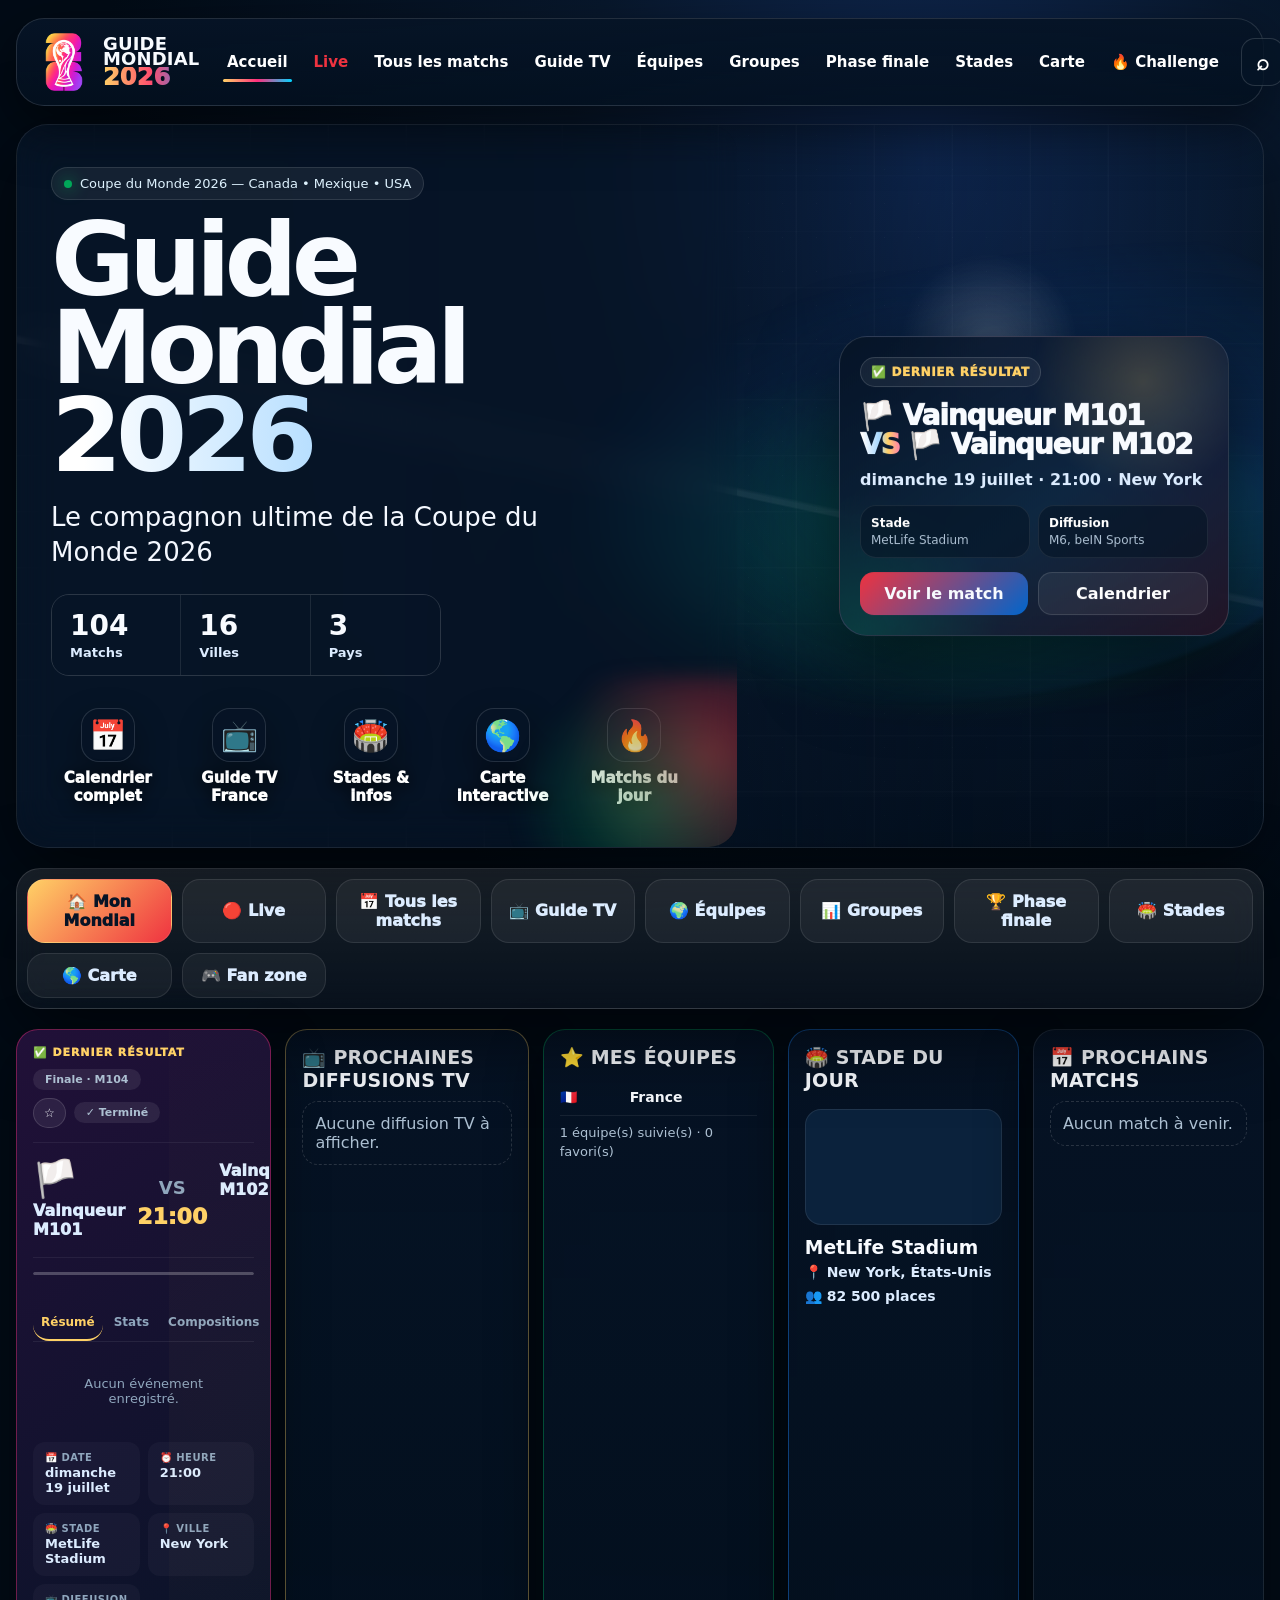
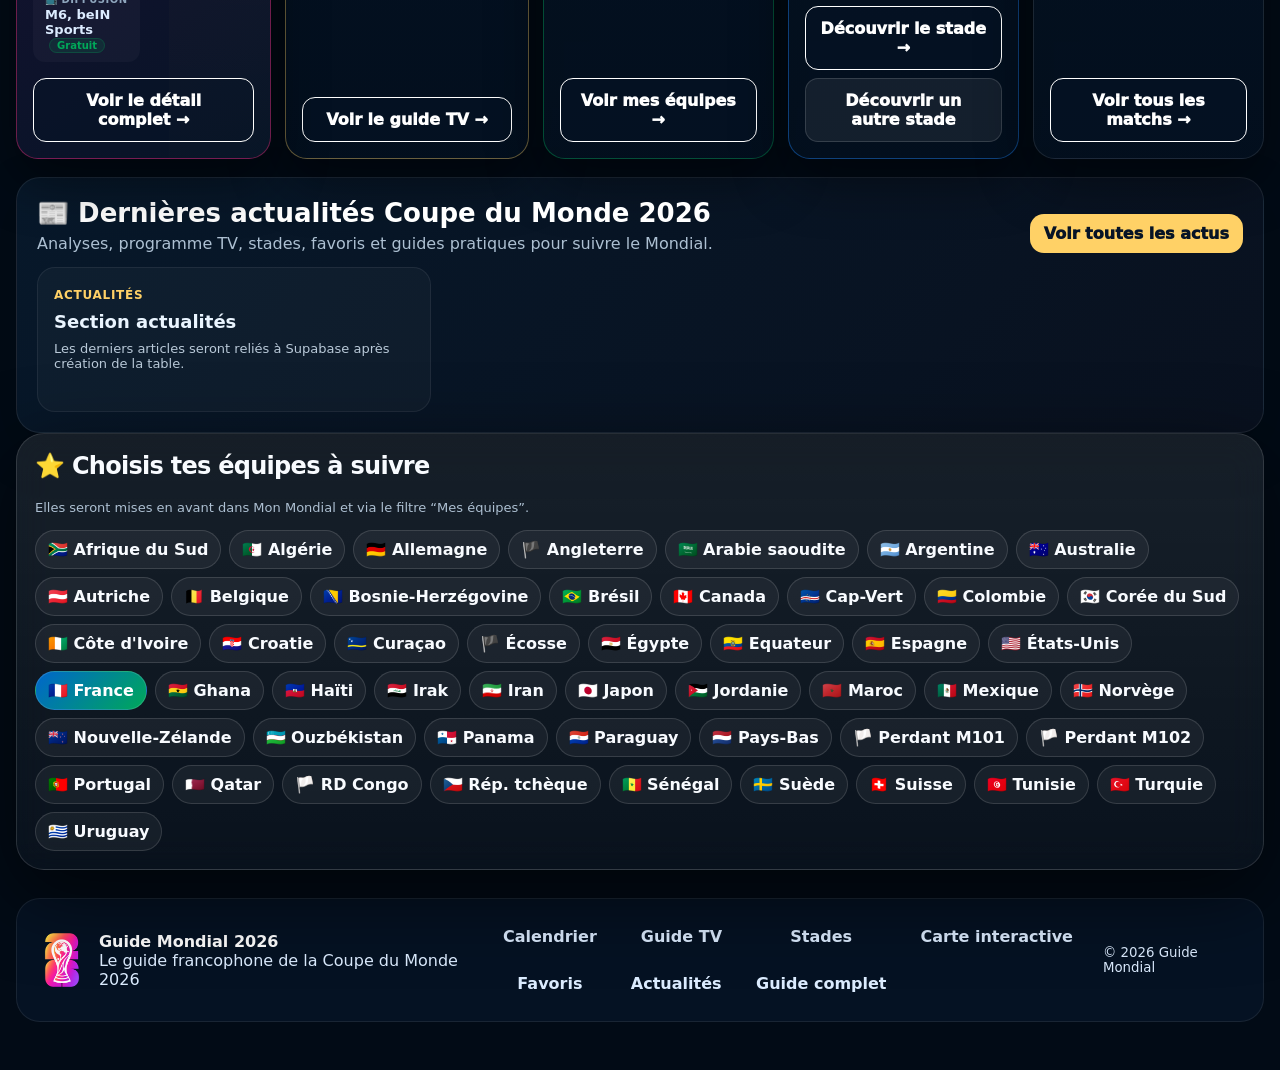
<file: index.html>
<!doctype html>
<html lang="fr">
<head>
  <meta charset="utf-8" />
  <meta name="viewport" content="width=device-width, initial-scale=1" />
  <meta name="theme-color" content="#08182c" />
  <title>Guide Mondial 2026 | Calendrier, TV, stades et matchs</title>
  <meta name="description" content="Guide complet de la Coupe du Monde 2026 : calendrier des matchs, horaires français, chaînes TV, stades, groupes, carte interactive et favoris.">
  <!-- Google tag (gtag.js) -->
  <script async src="https://www.googletagmanager.com/gtag/js?id=G-JX8PN6YR7K"></script>
  <script>
    window.dataLayer = window.dataLayer || [];
    function gtag(){dataLayer.push(arguments);}
    gtag('js', new Date());
    gtag('config', 'G-JX8PN6YR7K');
  </script>
  <link rel="manifest" href="/manifest.webmanifest?v=829">
  <link rel="icon" type="image/png" href="/favicon.png?v=829">
  <link rel="apple-touch-icon" href="/apple-touch-icon.png?v=829">
  <link rel="stylesheet" href="/assets/css/style.css?v=100">


  <script>
    // PWA légère : pas de cache agressif, juste ce qu'il faut pour rendre l'app installable.
    if ('serviceWorker' in navigator) {
      window.addEventListener('load', () => {
        navigator.serviceWorker.register('/sw.js?v=829').then(reg => {
          // Vérifie immédiatement s'il y a une nouvelle version
          reg.update();
          // Si un nouveau SW est en attente, on l'active et on recharge
          if (reg.waiting) {
            reg.waiting.postMessage('skipWaiting');
          }
          reg.addEventListener('updatefound', () => {
            const newWorker = reg.installing;
            newWorker.addEventListener('statechange', () => {
              if (newWorker.state === 'installed' && reg.active) {
                newWorker.postMessage('skipWaiting');
              }
            });
          });
        }).catch(() => {});
      });
      // Recharge automatiquement quand un nouveau SW prend le contrôle
      let refreshing = false;
      navigator.serviceWorker.addEventListener('controllerchange', () => {
        if (refreshing) return;
        refreshing = true;
        window.location.reload();
      });
      // Re-vérifie les mises à jour quand l'app revient au premier plan
      document.addEventListener('visibilitychange', () => {
        if (document.visibilityState === 'visible') {
          navigator.serviceWorker.getRegistration().then(reg => reg && reg.update());
        }
      });
    }
    if (window.caches) {
      caches.keys().then(keys => keys.filter(k => !k.includes('v37')).forEach(key => caches.delete(key))).catch(()=>{});
    }

    // ─── Détection de nouvelle version (au-delà du service worker) ──────────
    // Le service worker ne cache rien : le vrai problème est que si l'app reste
    // ouverte sans jamais recharger index.html, le JS déjà en mémoire continue
    // de tourner tel quel même si une nouvelle version est publiée. On compare
    // donc périodiquement un petit fichier version.json à la version chargée.
    const APP_VERSION = 100; // ⚠️ à incrémenter à chaque déploiement, en même temps que version.json
    let updateBannerShown = false;
    function checkForNewVersion(){
      if (updateBannerShown) return;
      fetch('/version.json?t=' + Date.now(), { cache: 'no-store' })
        .then(r => r.ok ? r.json() : null)
        .then(data => {
          if (data && data.v && data.v > APP_VERSION) showUpdateBanner();
        })
        .catch(() => {});
    }
    function showUpdateBanner(){
      if (updateBannerShown) return;
      updateBannerShown = true;
      const bar = document.createElement('div');
      bar.id = 'appUpdateBanner';
      bar.className = 'app-update-banner';
      bar.innerHTML = '<span>🔄 Nouvelle version disponible</span><button onclick="location.reload()">Actualiser</button>';
      document.body.appendChild(bar);
    }
    // Vérifie au chargement, quand l'app revient au premier plan, et toutes les 5 minutes
    window.addEventListener('load', checkForNewVersion);
    document.addEventListener('visibilitychange', () => {
      if (document.visibilityState === 'visible') checkForNewVersion();
    });
    setInterval(checkForNewVersion, 5 * 60 * 1000);
  </script>
  <script src="https://cdn.onesignal.com/sdks/web/v16/OneSignalSDK.page.js" defer></script>
  <script>
    window.OneSignalDeferred = window.OneSignalDeferred || [];
  </script>
</head>
<body>
  <main class="wrap">
    <header class="site-header panel">
      <button class="mobile-menu" id="mobileMenuBtn" aria-label="Ouvrir le menu">☰</button>
      <div class="site-logo" onclick="switchTab('home')">
        <img src="guide-mondial-icon.svg" alt="Guide Mondial 2026" onerror="this.style.display='none'">
        <div><b>GUIDE</b><b>MONDIAL</b><span>2026</span></div>
      </div>
      <nav class="desktop-nav">
        <button onclick="switchTab('home')" class="nav-link active" data-nav="home">Accueil</button>
        <button onclick="switchTab('live')" class="nav-link nav-link-live" data-nav="live">Live<span id="liveNavBadge" class="live-nav-badge" style="display:none">● 0</span></button>
        <button onclick="switchTab('matches')" class="nav-link" data-nav="matches">Tous les matchs</button>
        <button onclick="switchTab('tv')" class="nav-link" data-nav="tv">Guide TV</button>
        <button onclick="switchTab('teams')" class="nav-link" data-nav="teams">Équipes</button>
        <button onclick="switchTab('groups')" class="nav-link" data-nav="groups">Groupes</button>
        <button onclick="switchTab('bracket')" class="nav-link" data-nav="bracket">Phase finale</button>
        <button onclick="switchTab('stadiums')" class="nav-link" data-nav="stadiums">Stades</button>
        <button onclick="switchTab('map')" class="nav-link" data-nav="map">Carte</button>
        <button onclick="switchTab('fan')" class="nav-link" data-nav="fan">🔥 Challenge</button>
      </nav>
      <div class="site-actions">
        <button class="icon-action" onclick="openSearch()">⌕</button>
        <button class="fav-action" onclick="shareApp()">📤 Partager</button>
      </div>
    </header>
    <div class="mobile-drawer" id="mobileDrawer" aria-hidden="true">
      <button data-nav="home">Accueil</button>
      <button data-nav="live" class="mobile-drawer-live">🔴 Live<span id="liveNavBadgeMobile" class="live-nav-badge" style="display:none">0</span></button>
      <button data-nav="matches">Tous les matchs</button>
      <button data-nav="tv">Guide TV</button>
      <button data-nav="teams">Équipes</button>
      <button data-nav="groups">Groupes</button>
      <button data-nav="bracket">Phase finale</button>
      <button data-nav="stadiums">Stades</button>
      <button data-nav="map">Carte</button>
      <button data-nav="fan">🔥 Challenge</button>
    </div>
    <section class="hero"><div class="panel title"><div class="brand-mark"><img src="guide-mondial-icon.svg" alt="Guide Mondial 2026" onerror="this.style.display='none'"><div class="brand-text"><span>GUIDE</span><span>MONDIAL</span><span class="year">2026</span></div></div><div class="badge">Coupe du Monde 2026 — Canada • Mexique • USA</div><h1>Guide Mondial <span class="grad">2026</span></h1><p class="lead">Le compagnon ultime de la Coupe du Monde 2026</p><div class="hero-kpis"><div><b>104</b><span>Matchs</span></div><div><b>16</b><span>Villes</span></div><div><b>3</b><span>Pays</span></div></div><div class="hero-benefits"><div class="benefit"><i>📅</i><span>Calendrier complet</span></div><div class="benefit"><i>📺</i><span>Guide TV France</span></div><div class="benefit"><i>🏟️</i><span>Stades & infos</span></div><div class="benefit"><i>🌎</i><span>Carte interactive</span></div><div class="benefit"><i>🔥</i><span>Matchs du jour</span></div></div></div><aside class="hero-info-card" id="heroInfoCard"><div class="hero-info-eyebrow">⚽ Chargement</div><div class="hero-info-title">Guide Mondial 2026</div><div class="hero-info-sub">Le prochain rendez-vous du tournoi s'affichera ici.</div></aside><div class="panel stats"><div class="stat"><b id="countAll">0</b><span>matchs intégrés</span></div><div class="stat"><b id="countM6">0</b><span>diffusés aussi sur M6/M6+</span></div><div class="stat"><b>16</b><span>villes hôtes</span></div><div class="stat"><b>104</b><span>matchs prévus au total</span></div></div></section>
</div>

    <section class="panel tabs" id="tabs"><button class="tab active" data-tab="home">🏠 Mon Mondial</button><button class="tab tab-live" data-tab="live">🔴 Live<span id="liveTabBadge" class="live-tab-badge" style="display:none">0</span></button><button class="tab" data-tab="matches">📅 Tous les matchs</button><button class="tab" data-tab="tv">📺 Guide TV</button><button class="tab" data-tab="teams">🌍 Équipes</button><button class="tab" data-tab="groups">📊 Groupes</button><button class="tab" data-tab="bracket">🏆 Phase finale</button><button class="tab" data-tab="stadiums">🏟️ Stades</button><button class="tab" data-tab="map">🌎 Carte</button><button class="tab" data-tab="fan">🎮 Fan zone</button></section>

    <section id="view-home" class="view active"><div class="home-premium-grid"><div class="feature-card" id="featuredBox"></div><div class="feature-card" id="lastResultBox"></div><div class="feature-card" id="freeTodayBox"></div><div class="feature-card" id="monMondialBox"></div><div class="feature-card" id="stadiumDiscoveryBox"></div><div class="feature-card" id="homeUpcomingBox"></div></div><div class="news-preview"><div class="news-preview-head"><div><h2>📰 Dernières actualités Coupe du Monde 2026</h2><p>Analyses, programme TV, stades, favoris et guides pratiques pour suivre le Mondial.</p></div><a class="news-all" href="/actualites.html">Voir toutes les actus</a></div><div class="news-preview-grid" id="homeNewsGrid"><a class="news-card-home" href="/actualites.html"><span class="cat">Actualités</span><h3>Chargement des derniers articles...</h3><p>Les nouveautés du Mondial vont s’afficher ici.</p></a></div></div><div class="panel dashboard" id="teamPickerPanel"><h2>⭐ Choisis tes équipes à suivre</h2><p class="mini">Elles seront mises en avant dans Mon Mondial et via le filtre “Mes équipes”.</p><div class="team-picker" id="teamPicker"></div></div></section>

    <section id="view-live" class="view"><div id="liveCenterBox"></div></section>
    <section id="view-matches" class="view"><section class="panel toolbar"><button id="mobileSearchClose" class="mobile-search-close" type="button">Fermer la recherche</button><input id="q" placeholder="Rechercher France, Brésil, stade, ville..." /><select id="phase"><option value="">Toutes phases</option></select><select id="group"><option value="">Tous groupes</option></select><select id="channel"><option value="">Toutes chaînes</option><option>M6</option><option>beIN Sports</option></select><button id="reset">Réinitialiser</button></section><section class="layout"><aside class="panel side"><h2>Accès rapide</h2><div class="chips" id="quick"></div><div class="actions"><button id="nextBtn">Voir le prochain match</button><button id="shareBtn">Partager l'app</button></div><p class="mini">Le calendrier global reste ici : tous les matchs, filtres, favoris, chaînes, stades et voyant direct automatique.</p></aside><section><div class="feature-grid"><div class="feature-card" id="todayBox"></div><div class="feature-card" id="tvBox"></div></div><div id="list" class="list"></div></section></section></section>

    <section id="view-tv" class="view"><div class="panel dashboard"><h2>📺 Guide TV du Mondial</h2><p class="mini">Vue simple des matchs diffusés en France. Le badge vert indique les matchs accessibles gratuitement sur M6/M6+.</p><div id="tvGuideFull"></div></div></section>


    <section id="view-teams" class="view"><div class="panel dashboard"><h2>🌍 Équipes du Mondial</h2><p class="mini">Choisissez une sélection pour voir son calendrier, son groupe, ses stades et ses diffusions en France.</p><div id="teamsOverview" class="teams-overview"></div></div></section>
    <section id="view-groups" class="view"><div class="panel dashboard"><h2>📊 Classements des groupes</h2><p class="mini">Classements calculés automatiquement à partir des scores et statuts renseignés dans Supabase.</p><div id="groupsGrid" class="group-grid"></div></div></section>
    <section id="view-bracket" class="view"><div class="panel dashboard"><h2>🏆 Phase finale de la phase finale</h2><p class="mini">Suivez le tableau des matchs à élimination directe. Les équipes qualifiées apparaîtront au fur et à mesure des résultats.</p><div id="bracketBox" class="bracket"></div></div></section>
    <section id="view-fan" class="view"><div id="challengeBox"></div><div class="v11-grid"><div class="fan-card"><h2>🧠 Quiz du jour</h2><p class="mini">Une petite touche ludique pour donner envie de revenir.</p><div id="quizBox"></div></div><div class="fan-card"><h2>🔥 Pronostic rapide</h2><p class="mini">Votes globaux des visiteurs : un vote par match et par appareil, synchronisé avec Supabase.</p><div id="pollBox"></div></div><div class="fan-card"><h2>📊 Ambiance du jour</h2><p class="mini">Un résumé rapide de l'activité du jour : matchs, TV gratuite, pronostics et quiz.</p><div id="fanStatsBox"><div class="fan-card"><h2>📣 Partager le guide</h2><p class="mini">Un accès rapide au calendrier, aux chaînes TV françaises, aux stades et aux favoris.</p><button onclick="shareApp()">Partager Guide Mondial 2026</button></div></div></div><div class="fan-card"><h2>📣 Partager le guide</h2><p class="mini">Un accès rapide au calendrier, aux chaînes TV françaises, aux stades et aux favoris.</p><button onclick="shareApp()">Partager Guide Mondial 2026</button></div></div></section>
    <section id="view-stadiums" class="view"><div class="panel dashboard"><h2>🏟️ Les stades du Mondial</h2><p class="mini">Photos de stades, capacités, pays hôte et nombre de matchs intégrés dans cette version.</p><div id="stadiumGrid" class="stadium-grid"></div></div></section>
    <section id="view-map" class="view"><div class="panel host-map-page"><h2 class="section-title">🌎 Carte des villes hôtes</h2><p class="mini">Survole une ville pour voir son stade, clique pour ouvrir directement la fiche du stade.</p><div id="bigHostMap"></div><div id="cityList" class="city-list"></div></div></section>
    
  <footer class="public-footer"><div class="footer-brand"><img src="guide-mondial-icon.svg" alt="Guide Mondial 2026"><div><b>Guide Mondial 2026</b><span>Le guide francophone de la Coupe du Monde 2026</span></div></div><div class="footer-links"><button onclick="switchTab('matches')">Calendrier</button><button onclick="switchTab('tv')">Guide TV</button><button onclick="switchTab('stadiums')">Stades</button><button onclick="switchTab('map')">Carte interactive</button><button onclick="applyQuick('Favoris')">Favoris</button><a href="/actualites.html" style="color:#dcecff;text-decoration:none;font-weight:800">Actualités</a><a href="/guide.html" style="color:#dcecff;text-decoration:none;font-weight:800">Guide complet</a></div><small>© 2026 Guide Mondial</small></footer>
  </main>
  <div class="modal" id="modal" onclick="if(event.target.id==='modal')closeModal()"><div class="modal-card"><div class="modal-head"><b>Détail du match</b><button class="close" onclick="closeModal()">Fermer</button></div><div class="modal-body" id="modalBody"></div></div></div>

  <div class="install-banner" id="installBanner" aria-live="polite">
    <img src="icon-192.png" alt="Guide Mondial 2026">
    <div class="install-banner-text"><b>Installer Guide Mondial 2026</b><span>Accès rapide depuis l’écran d’accueil.</span></div>
    <div class="install-banner-actions"><button class="install-btn" id="installBtn" type="button">Installer</button><button class="install-close" id="installClose" type="button" aria-label="Fermer">×</button></div>
  </div>
  <div class="install-help" id="installHelp" aria-hidden="true">
    <div class="install-help-card">
      <h2>📱 Installer l’application</h2>
      <p>Ajoutez Guide Mondial 2026 à votre écran d’accueil pour l’ouvrir comme une vraie app.</p>
      <div class="install-steps-clean">
        <div class="install-step-clean"><b>1</b><span>Appuyez sur le bouton <strong>Partager</strong> de Safari.</span></div>
        <div class="install-step-clean"><b>2</b><span>Choisissez <strong>Sur l’écran d’accueil</strong>.</span></div>
        <div class="install-step-clean"><b>3</b><span>Validez avec <strong>Ajouter</strong>.</span></div>
      </div>
      <div class="install-help-actions"><button class="install-secondary" id="installLater" type="button">Plus tard</button><button id="installUnderstood" type="button">Compris</button></div>
    </div>
  </div>
  <script src="/assets/js/00-core-data.js?v=100" defer></script>
<script src="/assets/js/10-supabase.js?v=100" defer></script>
<script src="/assets/js/20-rendering.js?v=100" defer></script>
<script src="/assets/js/30-navigation-install.js?v=100" defer></script>
<script src="/assets/js/40-predictions-v2.js?v=100" defer></script>
<script src="/assets/js/45-auth.js?v=100"></script>
<script src="/assets/js/50-bootstrap.js?v=100" defer></script>

  <script>
    // V53 DEV — derniers articles en page d'accueil
    (async function loadHomeNews(){
      const box=document.getElementById('homeNewsGrid');
      if(!box) return;
      const url='https://lclnnxirkuuwexxcmmho.supabase.co';
      const key='sb_publishable_F-2bOXBmO23_FfRv5KTqXg_jP2osQM2';
      const esc=s=>String(s||'').replace(/[&<>"']/g,m=>({'&':'&amp;','<':'&lt;','>':'&gt;','"':'&quot;',"'":'&#39;'}[m]));
      try{
        const res=await fetch(`${url}/rest/v1/articles?select=title,slug,excerpt,category,published_at,image_url&published=eq.true&order=published_at.desc&limit=3`,{headers:{apikey:key,Authorization:`Bearer ${key}`},cache:'no-store'});
        if(!res.ok) throw new Error('articles indisponibles');
        const articles=await res.json();
        if(!articles.length){box.innerHTML='<a class="news-card-home" href="/actualites.html"><span class="cat">Bientôt</span><h3>Les actualités arrivent</h3><p>Cette section servira à publier les articles SEO du Mondial.</p></a>';return;}
        box.innerHTML=articles.map(a=>{const img=a.image_url?`<div class="news-card-img" style="background-image:url('${esc(a.image_url)}')"></div>`:'';return `<a class="news-card-home" href="/article.html?slug=${encodeURIComponent(a.slug)}">${img}<span class="cat">${esc(a.category||'Actualité')}</span><h3>${esc(a.title)}</h3><p>${esc(a.excerpt||'Lire l’article complet sur le Mondial 2026.')}</p><small>Lire l’article →</small></a>`}).join('');
      }catch(e){
        box.innerHTML='<a class="news-card-home" href="/actualites.html"><span class="cat">Actualités</span><h3>Section actualités</h3><p>Les derniers articles seront reliés à Supabase après création de la table.</p></a>';
      }
    })();
  </script>

</body>
</html>
</file>
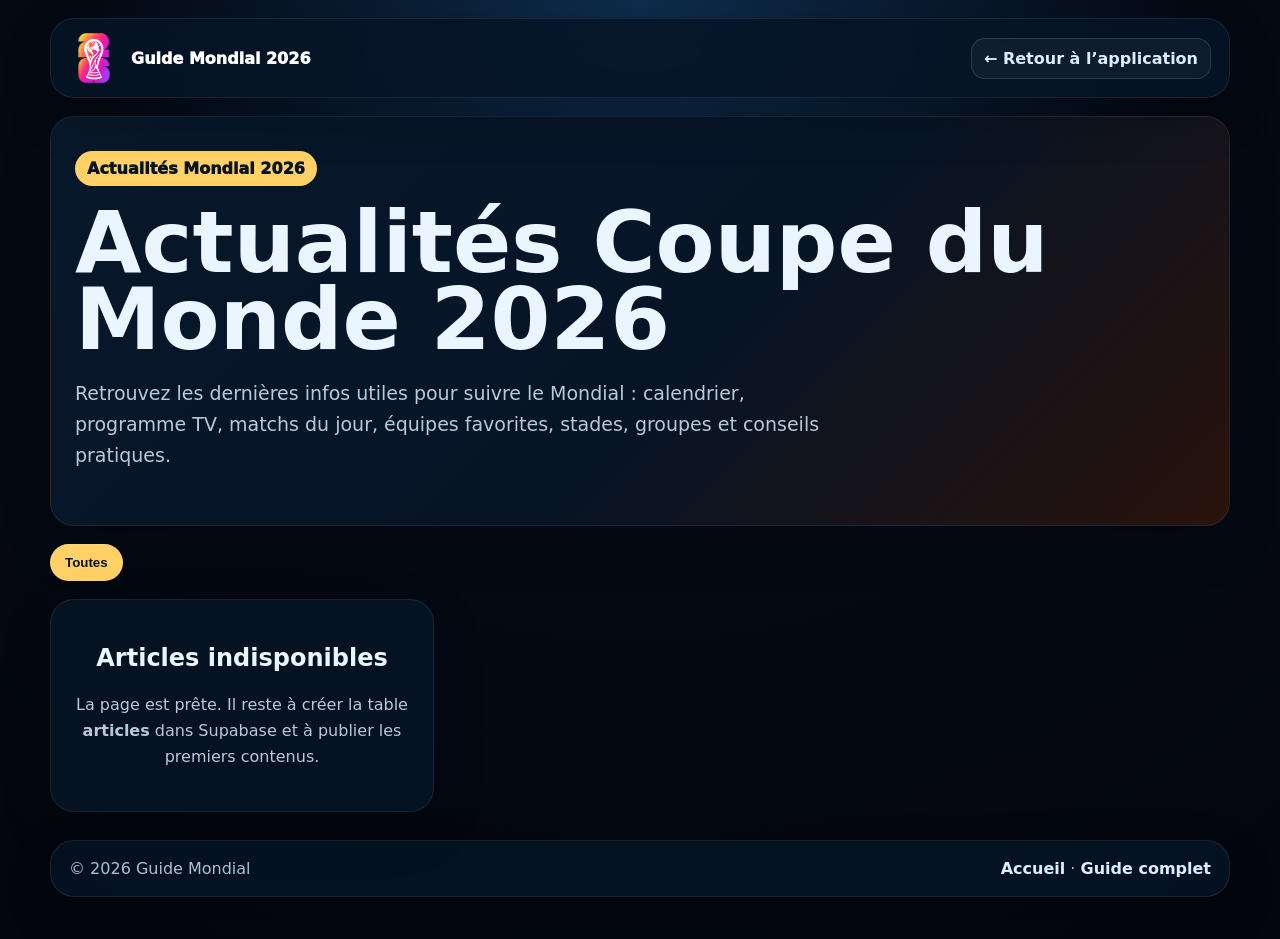
<file: actualites.html>
<!DOCTYPE html>
<html lang="fr">
<head>
  <!-- Google tag (gtag.js) -->
<script async src="https://www.googletagmanager.com/gtag/js?id=G-JX8PN6YR7K"></script>
<script>
  window.dataLayer = window.dataLayer || [];
  function gtag(){dataLayer.push(arguments);}
  gtag('js', new Date());
  gtag('config', 'G-JX8PN6YR7K');
</script>
  <meta charset="UTF-8" />
  <meta name="viewport" content="width=device-width, initial-scale=1.0" />
  <title>Actualités Coupe du Monde 2026 | Guide Mondial 2026</title>
  <meta name="description" content="Toutes les actualités de la Coupe du Monde 2026 : calendrier, programme TV, équipes, stades, favoris et guides pratiques pour suivre le Mondial." />
  <link rel="canonical" href="https://guidemondial2026.fr/actualites.html" />
  <link rel="manifest" href="/manifest.webmanifest" />
  <link rel="icon" href="/favicon.png" />
  <style>
    *{box-sizing:border-box}body{margin:0;font-family:Inter,system-ui,-apple-system,Segoe UI,Roboto,Arial,sans-serif;background:radial-gradient(circle at top,#0d2d4d,#050914 48%,#03060c);color:#eaf5ff;min-height:100vh}.wrap{width:min(100% - 28px,1180px);margin:auto;padding:18px 0 42px}.panel{background:#061426d9;border:1px solid #ffffff14;border-radius:24px;box-shadow:0 18px 50px #00000030}.header{display:flex;justify-content:space-between;align-items:center;gap:18px;padding:14px 18px;position:sticky;top:10px;z-index:10;backdrop-filter:blur(14px)}.brand{display:flex;align-items:center;gap:12px;text-decoration:none;color:#fff;font-weight:950}.brand img{width:50px;height:50px}.nav{display:flex;gap:10px;flex-wrap:wrap}.nav a{color:#dcecff;text-decoration:none;font-weight:900;padding:10px 12px;border-radius:14px;background:#ffffff0a}.back{display:inline-flex;align-items:center;gap:8px;text-decoration:none;border:1px solid #ffffff22;background:#ffffff0d;border-radius:14px;padding:10px 13px;font-weight:900;color:#fff}.hero{padding:34px 24px;margin-top:18px;background:linear-gradient(135deg,#07182a,#061426 55%,#29130b)}.badge{display:inline-flex;background:#ffd166;color:#061426;padding:8px 12px;border-radius:999px;font-weight:950}h1{font-size:clamp(42px,7vw,86px);line-height:.9;margin:18px 0 12px}p{color:#b9c9d8;line-height:1.65}.lead{font-size:19px;max-width:760px}.toolbar{display:flex;gap:10px;flex-wrap:wrap;margin:18px 0}.toolbar button{border:1px solid #ffffff18;background:#ffffff0b;color:#eaf5ff;border-radius:999px;padding:10px 14px;font-weight:900;cursor:pointer}.toolbar button.active{background:#ffd166;color:#061426}.grid{display:grid;grid-template-columns:repeat(3,1fr);gap:14px}.card{display:block;text-decoration:none;color:#eaf5ff;padding:0;overflow:hidden;border-radius:22px;background:#ffffff08;border:1px solid #ffffff12;min-height:210px}.card:hover{background:#ffffff12;transform:translateY(-2px)}.cat{display:inline-flex;color:#ffd166;font-weight:950;text-transform:uppercase;font-size:12px;letter-spacing:.06em;margin-bottom:10px}.card-body{padding:18px}.card-img{height:150px;background:#0b223c center/cover no-repeat;border-bottom:1px solid #ffffff12}.card h2{margin:0 0 10px;font-size:22px;line-height:1.15}.card p{margin:0}.card small{display:block;margin-top:16px;color:#7f94aa;font-weight:900}.empty{padding:24px;text-align:center}.footer{margin-top:28px;padding:18px;display:flex;justify-content:space-between;gap:14px;flex-wrap:wrap;color:#adc0d2}.footer a{color:#dcecff;text-decoration:none;font-weight:900}@media(max-width:860px){.header{display:grid}.grid{grid-template-columns:1fr}.nav{font-size:14px}.hero{padding:24px 18px}}
  </style>
</head>
<body>
  <main class="wrap">
    <header class="header panel">
      <a class="brand" href="/"><img src="/guide-mondial-icon.svg" alt="Guide Mondial 2026"><span>Guide Mondial 2026</span></a>
      <nav class="nav"><a class="back" href="/">← Retour à l’application</a></nav>
    </header>
    <section class="hero panel">
      <span class="badge">Actualités Mondial 2026</span>
      <h1>Actualités Coupe du Monde 2026</h1>
      <p class="lead">Retrouvez les dernières infos utiles pour suivre le Mondial : calendrier, programme TV, matchs du jour, équipes favorites, stades, groupes et conseils pratiques.</p>
    </section>
    <div class="toolbar" id="categoryBar"><button class="active" data-cat="">Toutes</button></div>
    <section class="grid" id="articlesGrid"><div class="panel empty">Chargement des articles...</div></section>
    <footer class="footer panel"><span>© 2026 Guide Mondial</span><span><a href="/">Accueil</a> · <a href="/guide.html">Guide complet</a></span></footer>
  </main>
  <script>
    const SUPABASE_URL='https://lclnnxirkuuwexxcmmho.supabase.co';
    const SUPABASE_KEY='sb_publishable_F-2bOXBmO23_FfRv5KTqXg_jP2osQM2';
    const grid=document.getElementById('articlesGrid');
    const bar=document.getElementById('categoryBar');
    let allArticles=[];
    const esc=s=>String(s||'').replace(/[&<>"']/g,m=>({'&':'&amp;','<':'&lt;','>':'&gt;','"':'&quot;',"'":'&#39;'}[m]));
    function formatDate(d){try{return new Intl.DateTimeFormat('fr-FR',{day:'2-digit',month:'long',year:'numeric'}).format(new Date(d))}catch(e){return ''}}
    function render(cat=''){
      const arr=cat?allArticles.filter(a=>(a.category||'Actualités')===cat):allArticles;
      if(!arr.length){grid.innerHTML='<div class="panel empty"><h2>Aucun article publié pour le moment</h2><p>Crée la table Supabase puis ajoute tes premiers articles publiés.</p></div>';return;}
      grid.innerHTML=arr.map(a=>{const img=a.image_url?`<div class="card-img" style="background-image:url('${esc(a.image_url)}')"></div>`:'';return `<a class="card" href="/article.html?slug=${encodeURIComponent(a.slug)}">${img}<div class="card-body"><span class="cat">${esc(a.category||'Actualités')}</span><h2>${esc(a.title)}</h2><p>${esc(a.excerpt||a.meta_description||'Lire l’article complet sur Guide Mondial 2026.')}</p><small>${formatDate(a.published_at||a.created_at)} · Lire l’article →</small></div></a>`}).join('');
    }
    function renderCategories(){
      const cats=[...new Set(allArticles.map(a=>a.category||'Actualités'))];
      bar.innerHTML='<button class="active" data-cat="">Toutes</button>'+cats.map(c=>`<button data-cat="${esc(c)}">${esc(c)}</button>`).join('');
      bar.querySelectorAll('button').forEach(btn=>btn.addEventListener('click',()=>{bar.querySelectorAll('button').forEach(b=>b.classList.remove('active'));btn.classList.add('active');render(btn.dataset.cat||'')}));
    }
    async function load(){
      try{
        const res=await fetch(`${SUPABASE_URL}/rest/v1/articles?select=id,title,slug,excerpt,meta_description,category,published_at,created_at,image_url,image_alt&published=eq.true&order=published_at.desc`,{headers:{apikey:SUPABASE_KEY,Authorization:`Bearer ${SUPABASE_KEY}`},cache:'no-store'});
        if(!res.ok) throw new Error('Supabase '+res.status);
        allArticles=await res.json();
        renderCategories();render();
      }catch(e){
        grid.innerHTML='<div class="panel empty"><h2>Articles indisponibles</h2><p>La page est prête. Il reste à créer la table <strong>articles</strong> dans Supabase et à publier les premiers contenus.</p></div>';
      }
    }
    load();
  </script>
</body>
</html>
</file>
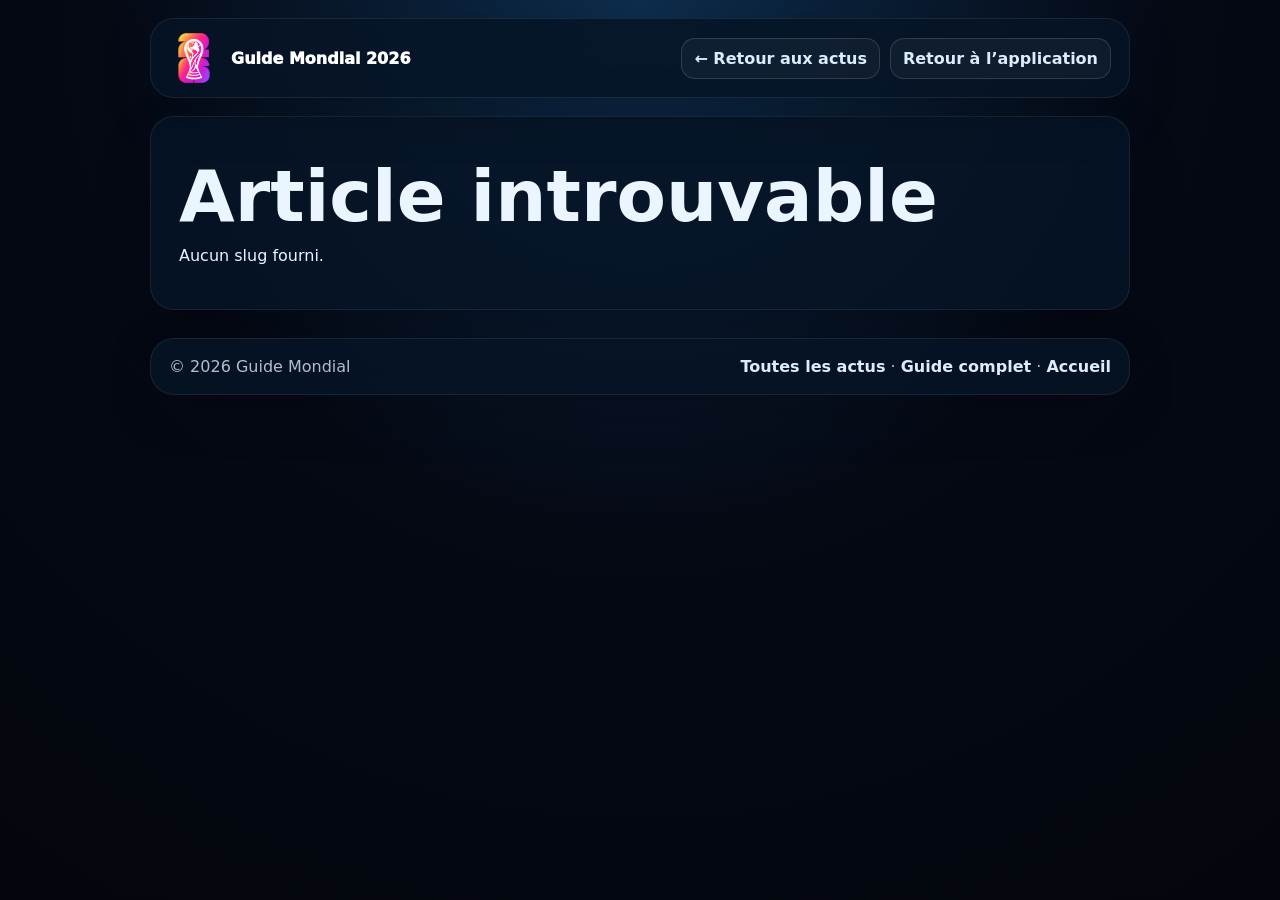
<file: article.html>
<!DOCTYPE html>
<html lang="fr">
<head>
  <!-- Google tag (gtag.js) -->
<script async src="https://www.googletagmanager.com/gtag/js?id=G-JX8PN6YR7K"></script>
<script>
  window.dataLayer = window.dataLayer || [];
  function gtag(){dataLayer.push(arguments);}
  gtag('js', new Date());
  gtag('config', 'G-JX8PN6YR7K');
</script>
  <meta charset="UTF-8" />
  <meta name="viewport" content="width=device-width, initial-scale=1.0" />
  <title>Article | Guide Mondial 2026</title>
  <meta name="description" content="Article Coupe du Monde 2026 sur Guide Mondial 2026." />
  <link rel="manifest" href="/manifest.webmanifest" />
  <link rel="icon" href="/favicon.png" />
  <style>
    *{box-sizing:border-box}body{margin:0;font-family:Inter,system-ui,-apple-system,Segoe UI,Roboto,Arial,sans-serif;background:radial-gradient(circle at top,#0d2d4d,#050914 48%,#03060c);color:#eaf5ff;min-height:100vh}.wrap{width:min(100% - 28px,980px);margin:auto;padding:18px 0 42px}.panel{background:#061426d9;border:1px solid #ffffff14;border-radius:24px;box-shadow:0 18px 50px #00000030}.header{display:flex;justify-content:space-between;align-items:center;gap:18px;padding:14px 18px;position:sticky;top:10px;z-index:10;backdrop-filter:blur(14px)}.brand{display:flex;align-items:center;gap:12px;text-decoration:none;color:#fff;font-weight:950}.brand img{width:50px;height:50px}.nav{display:flex;gap:10px;flex-wrap:wrap}.nav a{color:#dcecff;text-decoration:none;font-weight:900;padding:10px 12px;border-radius:14px;background:#ffffff0a}.back{display:inline-flex;align-items:center;gap:8px;text-decoration:none;border:1px solid #ffffff22;background:#ffffff0d;border-radius:14px;padding:10px 13px;font-weight:900;color:#fff}.article{margin-top:18px;padding:28px}.cat{display:inline-flex;background:#ffd166;color:#061426;padding:8px 12px;border-radius:999px;font-weight:950;text-transform:uppercase;font-size:12px;letter-spacing:.05em}h1{font-size:clamp(38px,6vw,72px);line-height:.93;margin:18px 0 12px}.meta{color:#8fa6bd;font-weight:800}.hero-img{width:100%;height:min(380px,50vw);min-height:220px;border-radius:22px;background:#0b223c center/cover no-repeat;border:1px solid #ffffff16;margin:22px 0}.excerpt{font-size:20px;color:#c8d8e8;line-height:1.6;margin:24px 0}.content{font-size:18px;line-height:1.8;color:#e4eef8}.content h2{font-size:30px;margin-top:34px;color:#fff}.content h3{font-size:24px;color:#fff}.content p{margin:16px 0}.content ul,.content ol{padding-left:24px}.content li{margin:8px 0}.content a{color:#ffd166}.cta{margin-top:28px;padding:20px;border-radius:20px;background:linear-gradient(135deg,#ffd166,#ffb703);color:#061426}.cta a{color:#061426;font-weight:950}.footer{margin-top:28px;padding:18px;display:flex;justify-content:space-between;gap:14px;flex-wrap:wrap;color:#adc0d2}.footer a{color:#dcecff;text-decoration:none;font-weight:900}@media(max-width:760px){.header{display:grid}.article{padding:22px 16px}.content{font-size:16px}}
  </style>
</head>
<body>
  <main class="wrap">
    <header class="header panel">
      <a class="brand" href="/"><img src="/guide-mondial-icon.svg" alt="Guide Mondial 2026"><span>Guide Mondial 2026</span></a>
      <nav class="nav"><a class="back" href="/actualites.html">← Retour aux actus</a><a class="back" href="/">Retour à l’application</a></nav>
    </header>
    <article class="article panel" id="articleBox"><p>Chargement de l’article...</p></article>
    <footer class="footer panel"><span>© 2026 Guide Mondial</span><span><a href="/actualites.html">Toutes les actus</a> · <a href="/guide.html">Guide complet</a> · <a href="/">Accueil</a></span></footer>
  </main>
  <script>
    const SUPABASE_URL='https://lclnnxirkuuwexxcmmho.supabase.co';
    const SUPABASE_KEY='sb_publishable_F-2bOXBmO23_FfRv5KTqXg_jP2osQM2';
    const box=document.getElementById('articleBox');
    const params=new URLSearchParams(location.search);
    const slug=params.get('slug')||'';
    const esc=s=>String(s||'').replace(/[&<>"']/g,m=>({'&':'&amp;','<':'&lt;','>':'&gt;','"':'&quot;',"'":'&#39;'}[m]));
    function formatDate(d){try{return new Intl.DateTimeFormat('fr-FR',{day:'2-digit',month:'long',year:'numeric'}).format(new Date(d))}catch(e){return ''}}
    function renderMarkdownLite(text){
      let s=esc(text||'');
      s=s.replace(/^### (.*)$/gm,'<h3>$1</h3>').replace(/^## (.*)$/gm,'<h2>$1</h2>');
      s=s.split(/\n{2,}/).map(block=>{
        if(block.startsWith('<h2>')||block.startsWith('<h3>')) return block;
        if(block.trim().startsWith('- ')){return '<ul>'+block.split('\n').map(l=>l.replace(/^- (.*)/,'<li>$1</li>')).join('')+'</ul>'}
        return '<p>'+block.replace(/\n/g,'<br>')+'</p>';
      }).join('');
      return s;
    }
    async function load(){
      if(!slug){box.innerHTML='<h1>Article introuvable</h1><p>Aucun slug fourni.</p>';return;}
      try{
        const res=await fetch(`${SUPABASE_URL}/rest/v1/articles?select=*&slug=eq.${encodeURIComponent(slug)}&published=eq.true&limit=1`,{headers:{apikey:SUPABASE_KEY,Authorization:`Bearer ${SUPABASE_KEY}`},cache:'no-store'});
        if(!res.ok) throw new Error('Supabase '+res.status);
        const rows=await res.json();
        const a=rows[0];
        if(!a){box.innerHTML='<h1>Article introuvable</h1><p>Cet article n’est pas publié ou n’existe pas.</p>';return;}
        document.title=`${a.title} | Guide Mondial 2026`;
        document.querySelector('meta[name="description"]')?.setAttribute('content',a.meta_description||a.excerpt||'Article Coupe du Monde 2026 sur Guide Mondial 2026.');
        const canonical=document.createElement('link');canonical.rel='canonical';canonical.href=`https://guidemondial2026.fr/article.html?slug=${encodeURIComponent(a.slug)}`;document.head.appendChild(canonical);
        const ogDesc=a.meta_description||a.excerpt||'Article Coupe du Monde 2026 sur Guide Mondial 2026.';
        [['property','og:title',a.title],['property','og:description',ogDesc],['property','og:type','article'],['property','og:url',canonical.href],['name','twitter:card',a.image_url?'summary_large_image':'summary']].forEach(([attr,name,content])=>{const m=document.createElement('meta');m.setAttribute(attr,name);m.setAttribute('content',content);document.head.appendChild(m);});
        if(a.image_url){const m=document.createElement('meta');m.setAttribute('property','og:image');m.setAttribute('content',a.image_url);document.head.appendChild(m);} 
        box.innerHTML=`<span class="cat">${esc(a.category||'Actualité')}</span><h1>${esc(a.title)}</h1><div class="meta">Publié le ${formatDate(a.published_at||a.created_at)}</div>${a.image_url?`<img class="hero-img" src="${esc(a.image_url)}" alt="${esc(a.image_alt||a.title||'Image article Guide Mondial 2026')}" loading="lazy">`:''}<p class="excerpt">${esc(a.excerpt||'')}</p><div class="content">${renderMarkdownLite(a.content)}</div><div class="cta"><strong>À garder sous la main :</strong> consulte aussi le <a href="/">calendrier complet, le guide TV et les favoris</a> sur Guide Mondial 2026.</div>`;
      }catch(e){box.innerHTML='<h1>Article indisponible</h1><p>La page fonctionne, mais la table Supabase articles n’est pas encore disponible.</p>';}
    }
    load();
  </script>
</body>
</html>
</file>
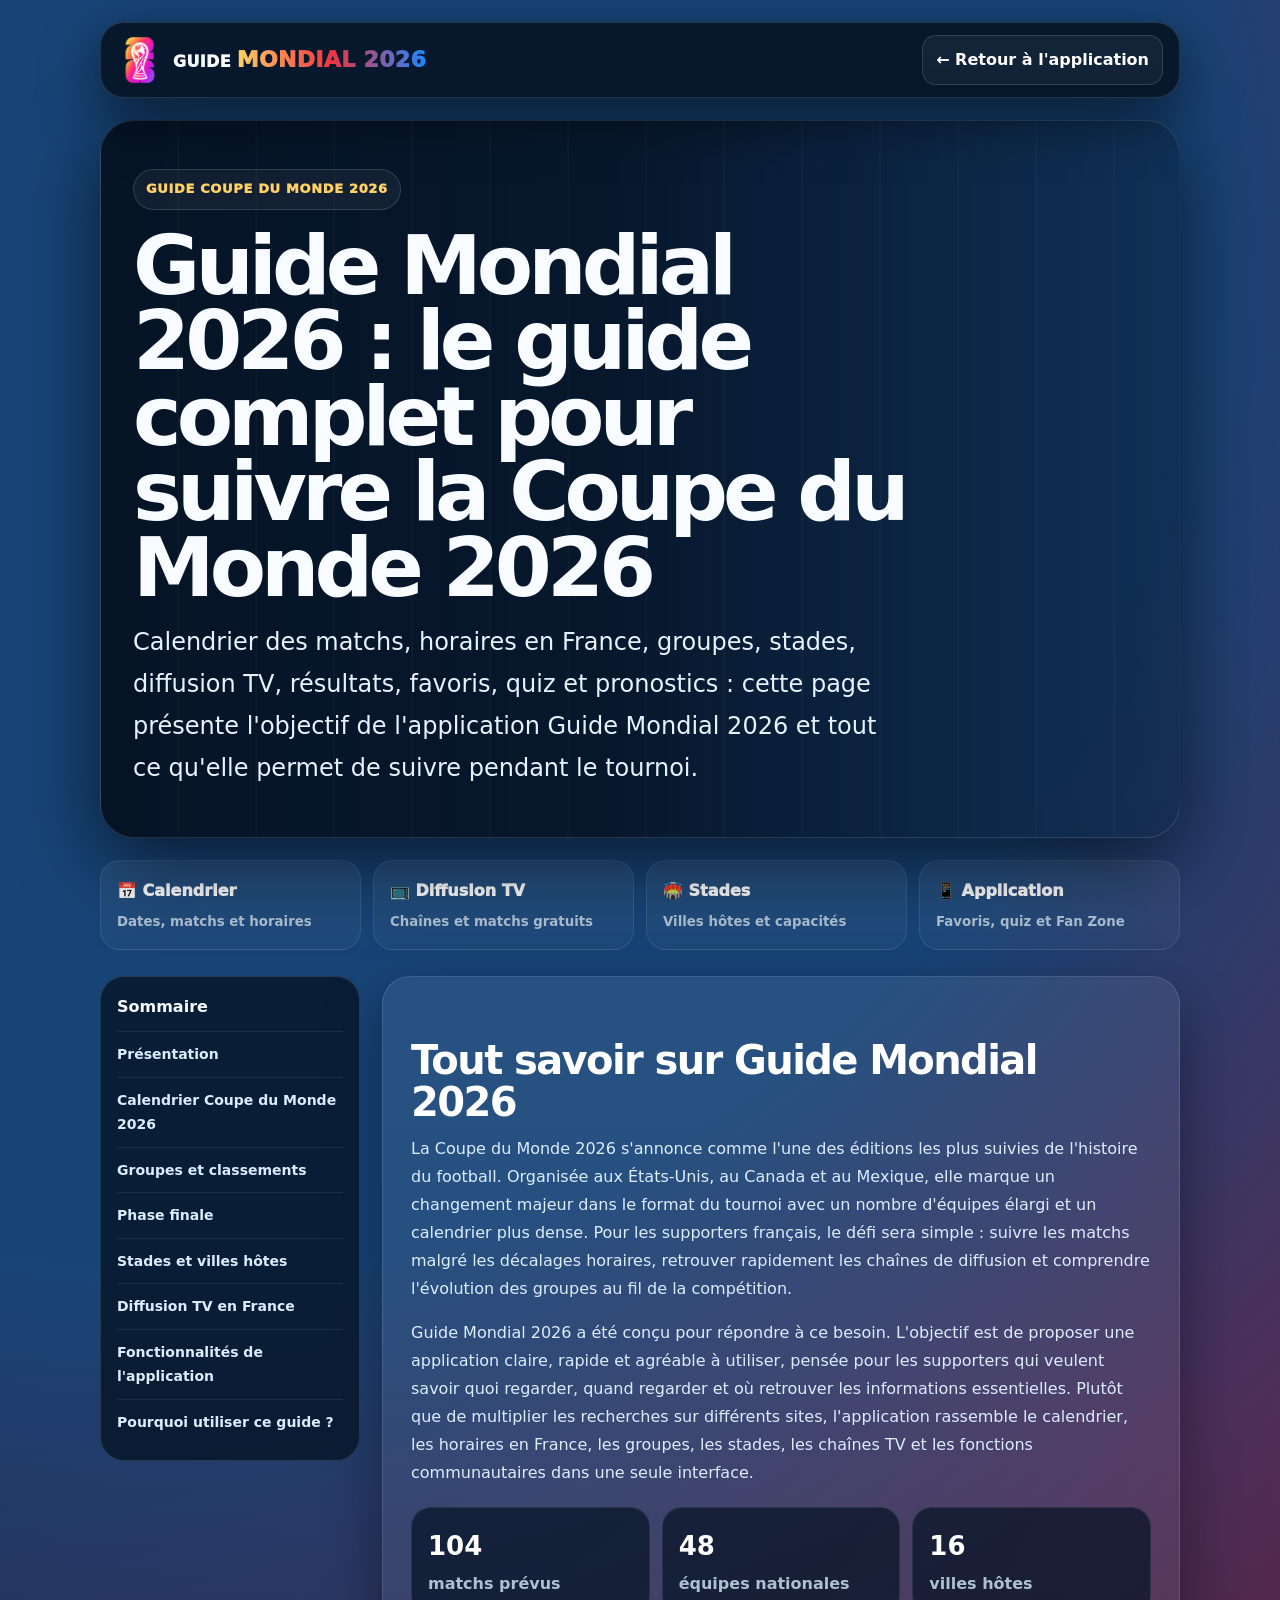
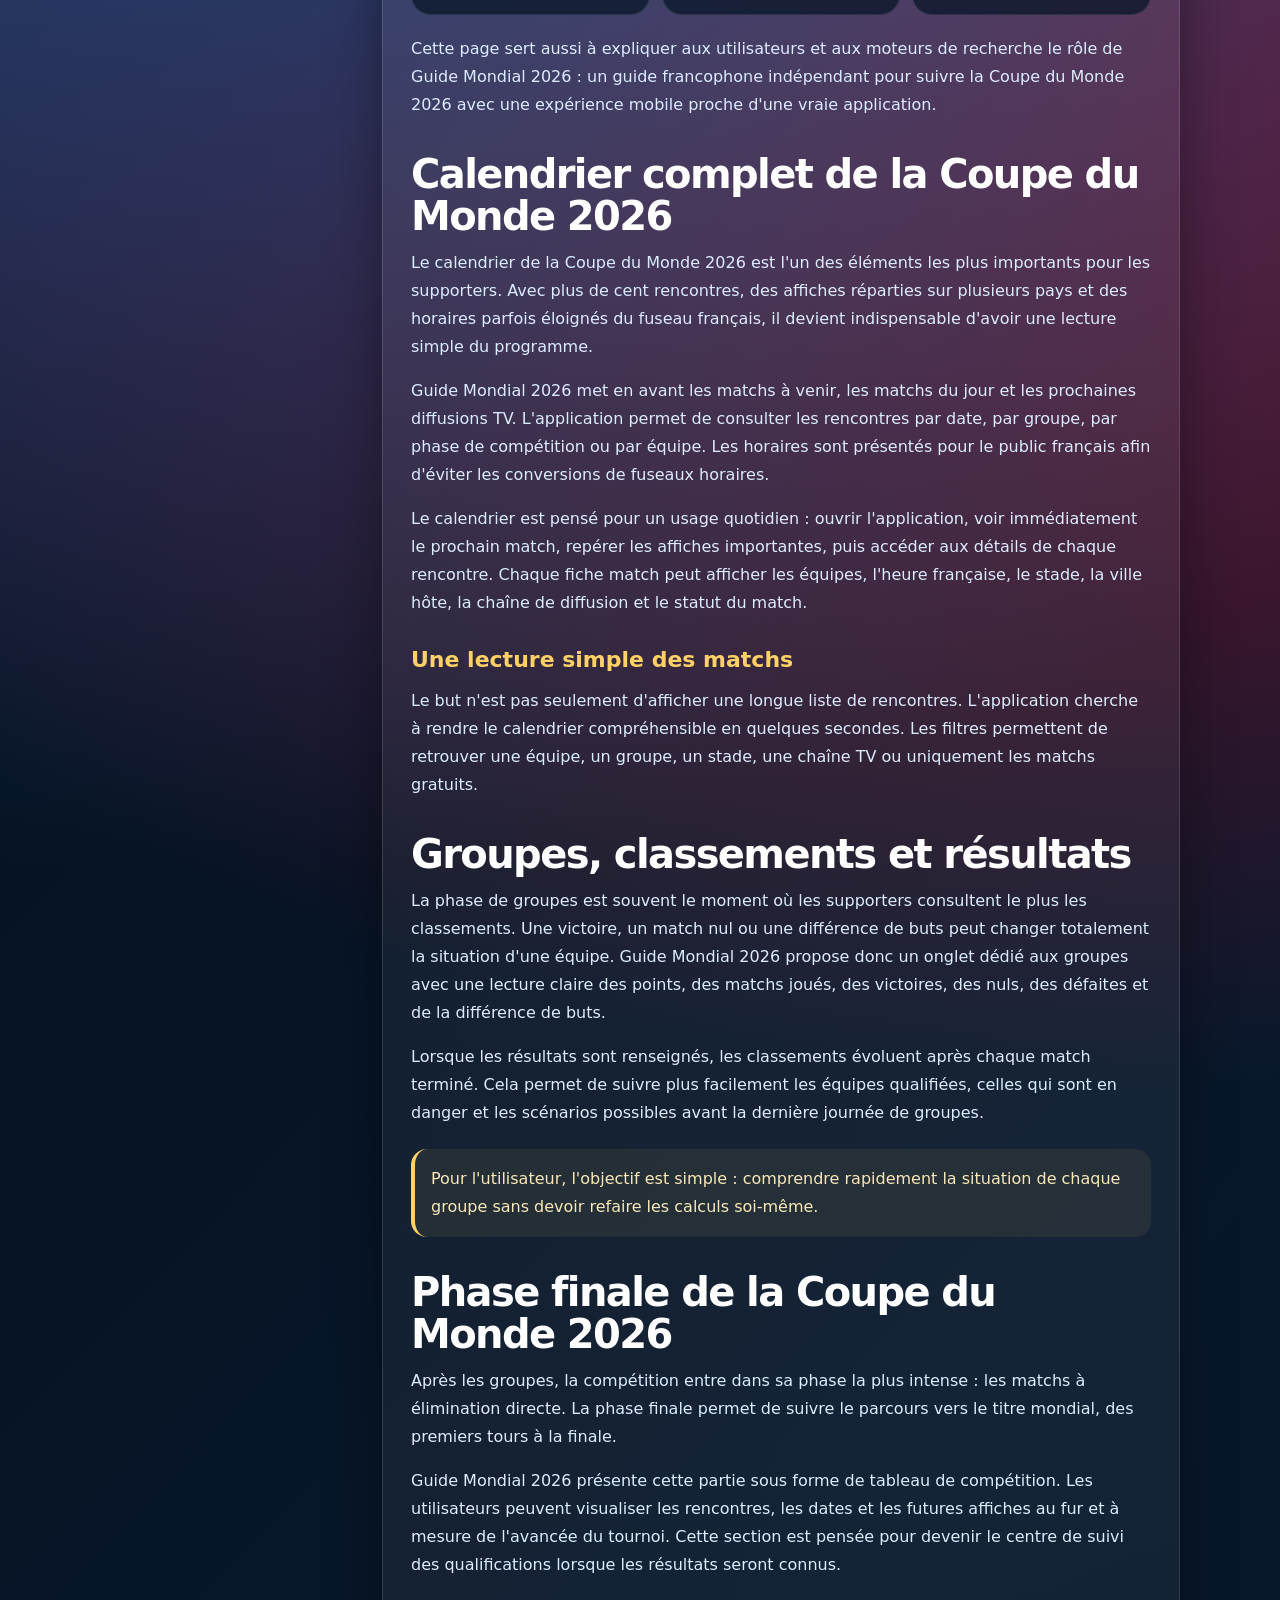
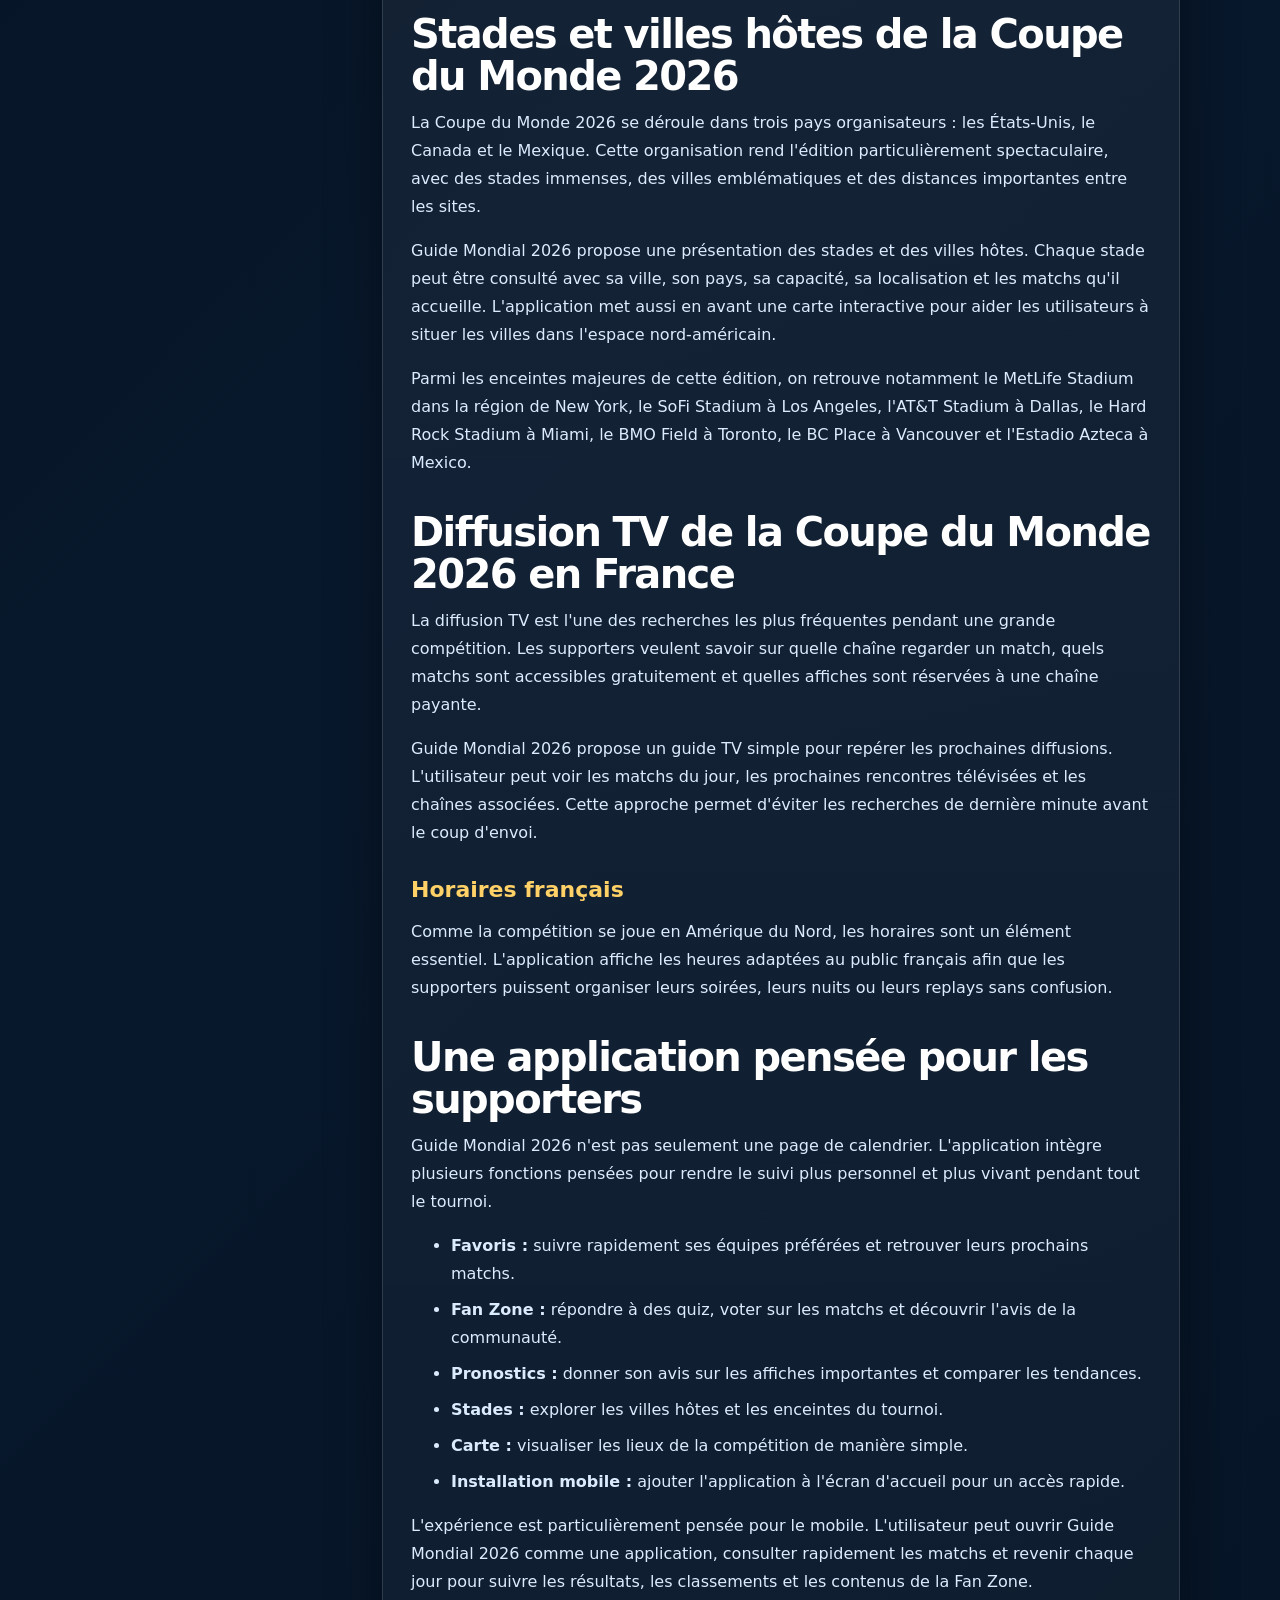
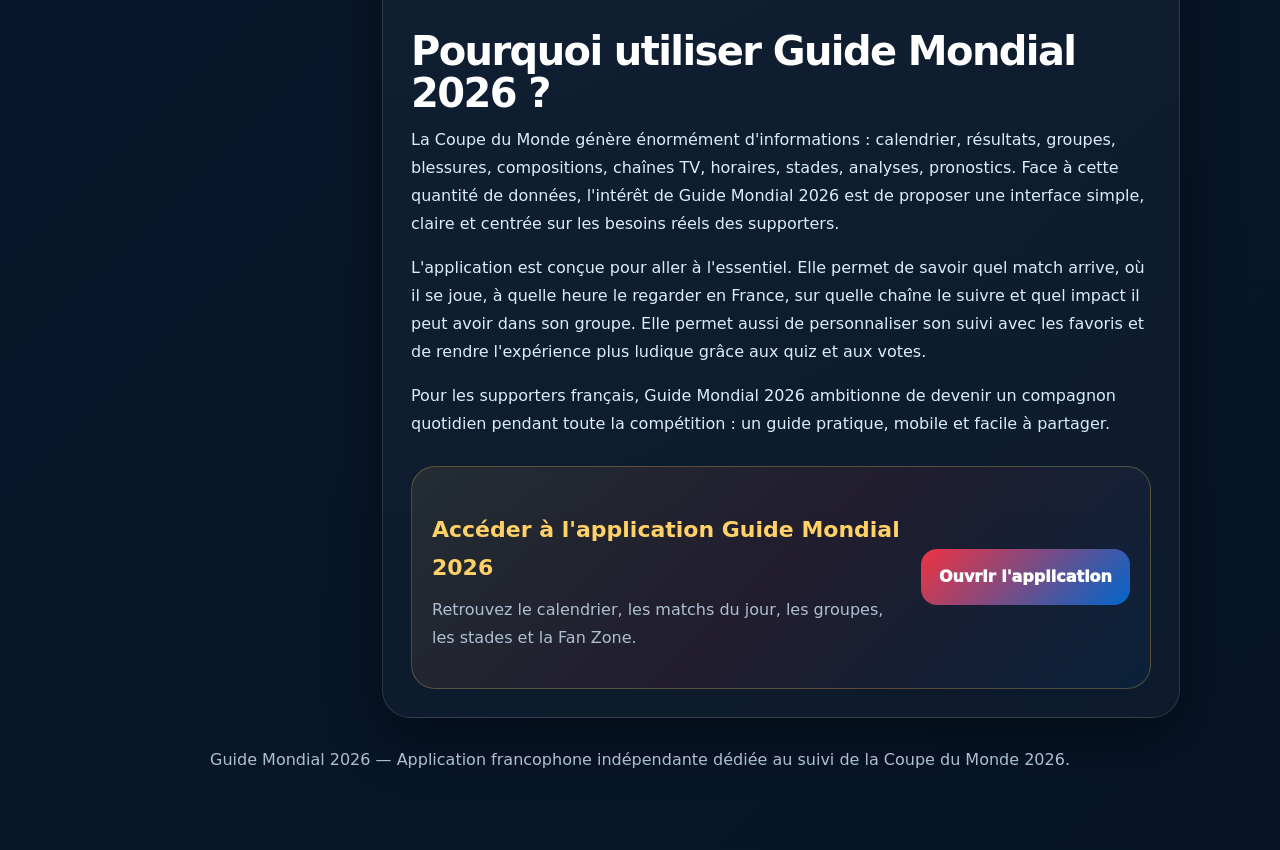
<file: guide.html>
<!doctype html>
<html lang="fr">
<head>
  <!-- Google tag (gtag.js) -->
<script async src="https://www.googletagmanager.com/gtag/js?id=G-JX8PN6YR7K"></script>
<script>
  window.dataLayer = window.dataLayer || [];
  function gtag(){dataLayer.push(arguments);}
  gtag('js', new Date());
  gtag('config', 'G-JX8PN6YR7K');
</script>
  <meta charset="utf-8">
  <meta name="viewport" content="width=device-width,initial-scale=1">
  <title>Guide Coupe du Monde 2026 : calendrier, stades, TV et suivi en France</title>
  <meta name="description" content="Guide complet de la Coupe du Monde 2026 : calendrier des matchs, horaires en France, groupes, stades, diffusion TV, favoris, quiz, pronostics et suivi mobile.">
  <link rel="canonical" href="https://guidemondial2026.fr/guide.html">
  <meta property="og:title" content="Guide Coupe du Monde 2026 | Guide Mondial 2026">
  <meta property="og:description" content="Le guide francophone pour suivre la Coupe du Monde 2026 : matchs, horaires français, groupes, stades, diffusion TV et Fan Zone.">
  <meta property="og:type" content="article">
  <meta property="og:url" content="https://guidemondial2026.fr/guide.html">
  <meta name="theme-color" content="#08182c">
  <style>
    :root{--bg:#020b16;--panel:#061426;--panel2:#0b223c;--text:#f8fbff;--muted:#adc0d2;--line:#ffffff20;--gold:#ffd166;--red:#ef3340;--blue:#0066cc;--green:#00a859}
    *{box-sizing:border-box}
    body{margin:0;font-family:Inter,ui-sans-serif,system-ui,-apple-system,Segoe UI,Roboto,Arial,sans-serif;background:radial-gradient(circle at 15% 5%,#174477 0 18%,transparent 40%),radial-gradient(circle at 88% 8%,#8c1534 0 18%,transparent 42%),linear-gradient(135deg,#020b16,#08182c 58%,#061426);color:var(--text);line-height:1.75}
    a{color:#fff}
    .wrap{width:min(1080px,calc(100% - 28px));margin:auto;padding:22px 0 60px}
    .header{position:sticky;top:12px;z-index:10;display:flex;justify-content:space-between;align-items:center;gap:16px;padding:12px 16px;margin-bottom:22px;border:1px solid var(--line);border-radius:24px;background:#061426e8;backdrop-filter:blur(18px);box-shadow:0 18px 55px #0008}
    .brand{display:flex;align-items:center;gap:10px;font-weight:1000;letter-spacing:.02em}.brand img{width:46px;height:46px}.brand span{background:linear-gradient(90deg,#ffd166,#ef3340,#1d87ff);-webkit-background-clip:text;color:transparent;font-size:22px}
    .back{display:inline-flex;align-items:center;gap:8px;text-decoration:none;border:1px solid #ffffff22;background:#ffffff0d;border-radius:14px;padding:10px 13px;font-weight:900}
    .hero{position:relative;overflow:hidden;border:1px solid var(--line);border-radius:34px;background:linear-gradient(90deg,#061426 0%,#061426ea 48%,#06142666),url('https://images.unsplash.com/photo-1508098682722-e99c43a406b2?auto=format&fit=crop&w=1600&q=80') center right/cover no-repeat;box-shadow:0 24px 80px #0009;padding:48px 32px;margin-bottom:22px}
    .hero:after{content:"";position:absolute;inset:0;background:repeating-linear-gradient(90deg,transparent 0 76px,#ffffff08 77px 78px);pointer-events:none}
    .hero>*{position:relative;z-index:1}.eyebrow{display:inline-flex;border:1px solid #ffffff24;border-radius:999px;padding:8px 12px;color:#ffd166;background:#ffffff0d;font-size:13px;font-weight:1000;text-transform:uppercase;letter-spacing:.05em}
    h1{font-size:clamp(42px,7vw,82px);line-height:.92;letter-spacing:-.06em;margin:18px 0 16px;max-width:820px}
    .lead{font-size:clamp(18px,2.3vw,24px);color:#e7f2ff;max-width:760px;margin:0}
    .quick{display:grid;grid-template-columns:repeat(4,1fr);gap:12px;margin:18px 0 26px}.quick a{text-decoration:none;border:1px solid #ffffff18;background:linear-gradient(180deg,#ffffff12,#ffffff07);border-radius:20px;padding:16px;color:#fff;font-weight:950}.quick small{display:block;color:#adc0d2;font-weight:700;margin-top:5px}
    .layout{display:grid;grid-template-columns:260px 1fr;gap:22px;align-items:start}
    .toc{position:sticky;top:100px;border:1px solid var(--line);background:#061426cc;border-radius:24px;padding:16px}.toc b{display:block;margin-bottom:10px}.toc a{display:block;text-decoration:none;color:#dcecff;border-top:1px solid #ffffff12;padding:10px 0;font-weight:800;font-size:14px}
    article{border:1px solid var(--line);background:linear-gradient(180deg,#ffffff12,#ffffff07);border-radius:28px;padding:28px;box-shadow:0 20px 55px #0006}
    h2{font-size:clamp(26px,4vw,40px);line-height:1.05;margin:34px 0 12px;letter-spacing:-.04em;color:#fff}h3{font-size:22px;margin:24px 0 8px;color:#ffd166}
    p{color:#dcecff;margin:0 0 16px}.muted{color:#adc0d2}.note{border-left:4px solid #ffd166;background:#ffd16612;border-radius:16px;padding:16px;margin:22px 0;color:#f9e8b8}
    .cards{display:grid;grid-template-columns:repeat(3,1fr);gap:12px;margin:20px 0}.card{border:1px solid #ffffff16;background:#061426b8;border-radius:20px;padding:16px}.card b{display:block;font-size:26px;color:#fff}.card span{color:#adc0d2;font-weight:800}
    ul{color:#dcecff;margin-top:0}li{margin:8px 0}.cta{display:grid;grid-template-columns:1fr auto;gap:16px;align-items:center;margin-top:28px;padding:20px;border-radius:24px;background:linear-gradient(135deg,#ffd16618,#ef334018,#0066cc18);border:1px solid #ffd16640}.cta a{display:inline-flex;text-decoration:none;border-radius:16px;background:linear-gradient(135deg,#ef3340,#0066cc);padding:14px 18px;font-weight:1000}
    .footer{margin-top:28px;color:#adc0d2;text-align:center}
    @media(max-width:860px){.layout{grid-template-columns:1fr}.toc{position:static}.quick{grid-template-columns:1fr 1fr}.cards{grid-template-columns:1fr}.cta{grid-template-columns:1fr}.hero{padding:34px 20px}.header{position:static}.brand span{font-size:18px}}
  </style>
  <script type="application/ld+json">
  {
    "@context":"https://schema.org",
    "@type":"WebPage",
    "name":"Guide Coupe du Monde 2026",
    "description":"Guide complet de la Coupe du Monde 2026 avec calendrier, horaires français, groupes, stades et diffusion TV.",
    "url":"https://guidemondial2026.fr/guide.html",
    "publisher":{"@type":"Organization","name":"Guide Mondial 2026"}
  }
  </script>
</head>
<body>
  <main class="wrap">
    <header class="header">
      <div class="brand"><img src="/guide-mondial-icon.svg" alt="" onerror="this.style.display='none'"><div>GUIDE <span>MONDIAL 2026</span></div></div>
      <a class="back" href="/">← Retour à l'application</a>
    </header>

    <section class="hero">
      <div class="eyebrow">Guide Coupe du Monde 2026</div>
      <h1>Guide Mondial 2026 : le guide complet pour suivre la Coupe du Monde 2026</h1>
      <p class="lead">Calendrier des matchs, horaires en France, groupes, stades, diffusion TV, résultats, favoris, quiz et pronostics : cette page présente l'objectif de l'application Guide Mondial 2026 et tout ce qu'elle permet de suivre pendant le tournoi.</p>
    </section>

    <nav class="quick" aria-label="Accès rapide">
      <a href="#calendrier">📅 Calendrier <small>Dates, matchs et horaires</small></a>
      <a href="#tv">📺 Diffusion TV <small>Chaînes et matchs gratuits</small></a>
      <a href="#stades">🏟️ Stades <small>Villes hôtes et capacités</small></a>
      <a href="#application">📱 Application <small>Favoris, quiz et Fan Zone</small></a>
    </nav>

    <div class="layout">
      <aside class="toc">
        <b>Sommaire</b>
        <a href="#presentation">Présentation</a>
        <a href="#calendrier">Calendrier Coupe du Monde 2026</a>
        <a href="#groupes">Groupes et classements</a>
        <a href="#phase-finale">Phase finale</a>
        <a href="#stades">Stades et villes hôtes</a>
        <a href="#tv">Diffusion TV en France</a>
        <a href="#application">Fonctionnalités de l'application</a>
        <a href="#pourquoi">Pourquoi utiliser ce guide ?</a>
      </aside>

      <article>
        <section id="presentation">
          <h2>Tout savoir sur Guide Mondial 2026</h2>
          <p>La Coupe du Monde 2026 s'annonce comme l'une des éditions les plus suivies de l'histoire du football. Organisée aux États-Unis, au Canada et au Mexique, elle marque un changement majeur dans le format du tournoi avec un nombre d'équipes élargi et un calendrier plus dense. Pour les supporters français, le défi sera simple : suivre les matchs malgré les décalages horaires, retrouver rapidement les chaînes de diffusion et comprendre l'évolution des groupes au fil de la compétition.</p>
          <p>Guide Mondial 2026 a été conçu pour répondre à ce besoin. L'objectif est de proposer une application claire, rapide et agréable à utiliser, pensée pour les supporters qui veulent savoir quoi regarder, quand regarder et où retrouver les informations essentielles. Plutôt que de multiplier les recherches sur différents sites, l'application rassemble le calendrier, les horaires en France, les groupes, les stades, les chaînes TV et les fonctions communautaires dans une seule interface.</p>
          <div class="cards">
            <div class="card"><b>104</b><span>matchs prévus</span></div>
            <div class="card"><b>48</b><span>équipes nationales</span></div>
            <div class="card"><b>16</b><span>villes hôtes</span></div>
          </div>
          <p>Cette page sert aussi à expliquer aux utilisateurs et aux moteurs de recherche le rôle de Guide Mondial 2026 : un guide francophone indépendant pour suivre la Coupe du Monde 2026 avec une expérience mobile proche d'une vraie application.</p>
        </section>

        <section id="calendrier">
          <h2>Calendrier complet de la Coupe du Monde 2026</h2>
          <p>Le calendrier de la Coupe du Monde 2026 est l'un des éléments les plus importants pour les supporters. Avec plus de cent rencontres, des affiches réparties sur plusieurs pays et des horaires parfois éloignés du fuseau français, il devient indispensable d'avoir une lecture simple du programme.</p>
          <p>Guide Mondial 2026 met en avant les matchs à venir, les matchs du jour et les prochaines diffusions TV. L'application permet de consulter les rencontres par date, par groupe, par phase de compétition ou par équipe. Les horaires sont présentés pour le public français afin d'éviter les conversions de fuseaux horaires.</p>
          <p>Le calendrier est pensé pour un usage quotidien : ouvrir l'application, voir immédiatement le prochain match, repérer les affiches importantes, puis accéder aux détails de chaque rencontre. Chaque fiche match peut afficher les équipes, l'heure française, le stade, la ville hôte, la chaîne de diffusion et le statut du match.</p>
          <h3>Une lecture simple des matchs</h3>
          <p>Le but n'est pas seulement d'afficher une longue liste de rencontres. L'application cherche à rendre le calendrier compréhensible en quelques secondes. Les filtres permettent de retrouver une équipe, un groupe, un stade, une chaîne TV ou uniquement les matchs gratuits.</p>
        </section>

        <section id="groupes">
          <h2>Groupes, classements et résultats</h2>
          <p>La phase de groupes est souvent le moment où les supporters consultent le plus les classements. Une victoire, un match nul ou une différence de buts peut changer totalement la situation d'une équipe. Guide Mondial 2026 propose donc un onglet dédié aux groupes avec une lecture claire des points, des matchs joués, des victoires, des nuls, des défaites et de la différence de buts.</p>
          <p>Lorsque les résultats sont renseignés, les classements évoluent après chaque match terminé. Cela permet de suivre plus facilement les équipes qualifiées, celles qui sont en danger et les scénarios possibles avant la dernière journée de groupes.</p>
          <div class="note">Pour l'utilisateur, l'objectif est simple : comprendre rapidement la situation de chaque groupe sans devoir refaire les calculs soi-même.</div>
        </section>

        <section id="phase-finale">
          <h2>Phase finale de la Coupe du Monde 2026</h2>
          <p>Après les groupes, la compétition entre dans sa phase la plus intense : les matchs à élimination directe. La phase finale permet de suivre le parcours vers le titre mondial, des premiers tours à la finale.</p>
          <p>Guide Mondial 2026 présente cette partie sous forme de tableau de compétition. Les utilisateurs peuvent visualiser les rencontres, les dates et les futures affiches au fur et à mesure de l'avancée du tournoi. Cette section est pensée pour devenir le centre de suivi des qualifications lorsque les résultats seront connus.</p>
        </section>

        <section id="stades">
          <h2>Stades et villes hôtes de la Coupe du Monde 2026</h2>
          <p>La Coupe du Monde 2026 se déroule dans trois pays organisateurs : les États-Unis, le Canada et le Mexique. Cette organisation rend l'édition particulièrement spectaculaire, avec des stades immenses, des villes emblématiques et des distances importantes entre les sites.</p>
          <p>Guide Mondial 2026 propose une présentation des stades et des villes hôtes. Chaque stade peut être consulté avec sa ville, son pays, sa capacité, sa localisation et les matchs qu'il accueille. L'application met aussi en avant une carte interactive pour aider les utilisateurs à situer les villes dans l'espace nord-américain.</p>
          <p>Parmi les enceintes majeures de cette édition, on retrouve notamment le MetLife Stadium dans la région de New York, le SoFi Stadium à Los Angeles, l'AT&amp;T Stadium à Dallas, le Hard Rock Stadium à Miami, le BMO Field à Toronto, le BC Place à Vancouver et l'Estadio Azteca à Mexico.</p>
        </section>

        <section id="tv">
          <h2>Diffusion TV de la Coupe du Monde 2026 en France</h2>
          <p>La diffusion TV est l'une des recherches les plus fréquentes pendant une grande compétition. Les supporters veulent savoir sur quelle chaîne regarder un match, quels matchs sont accessibles gratuitement et quelles affiches sont réservées à une chaîne payante.</p>
          <p>Guide Mondial 2026 propose un guide TV simple pour repérer les prochaines diffusions. L'utilisateur peut voir les matchs du jour, les prochaines rencontres télévisées et les chaînes associées. Cette approche permet d'éviter les recherches de dernière minute avant le coup d'envoi.</p>
          <h3>Horaires français</h3>
          <p>Comme la compétition se joue en Amérique du Nord, les horaires sont un élément essentiel. L'application affiche les heures adaptées au public français afin que les supporters puissent organiser leurs soirées, leurs nuits ou leurs replays sans confusion.</p>
        </section>

        <section id="application">
          <h2>Une application pensée pour les supporters</h2>
          <p>Guide Mondial 2026 n'est pas seulement une page de calendrier. L'application intègre plusieurs fonctions pensées pour rendre le suivi plus personnel et plus vivant pendant tout le tournoi.</p>
          <ul>
            <li><strong>Favoris :</strong> suivre rapidement ses équipes préférées et retrouver leurs prochains matchs.</li>
            <li><strong>Fan Zone :</strong> répondre à des quiz, voter sur les matchs et découvrir l'avis de la communauté.</li>
            <li><strong>Pronostics :</strong> donner son avis sur les affiches importantes et comparer les tendances.</li>
            <li><strong>Stades :</strong> explorer les villes hôtes et les enceintes du tournoi.</li>
            <li><strong>Carte :</strong> visualiser les lieux de la compétition de manière simple.</li>
            <li><strong>Installation mobile :</strong> ajouter l'application à l'écran d'accueil pour un accès rapide.</li>
          </ul>
          <p>L'expérience est particulièrement pensée pour le mobile. L'utilisateur peut ouvrir Guide Mondial 2026 comme une application, consulter rapidement les matchs et revenir chaque jour pour suivre les résultats, les classements et les contenus de la Fan Zone.</p>
        </section>

        <section id="pourquoi">
          <h2>Pourquoi utiliser Guide Mondial 2026 ?</h2>
          <p>La Coupe du Monde génère énormément d'informations : calendrier, résultats, groupes, blessures, compositions, chaînes TV, horaires, stades, analyses, pronostics. Face à cette quantité de données, l'intérêt de Guide Mondial 2026 est de proposer une interface simple, claire et centrée sur les besoins réels des supporters.</p>
          <p>L'application est conçue pour aller à l'essentiel. Elle permet de savoir quel match arrive, où il se joue, à quelle heure le regarder en France, sur quelle chaîne le suivre et quel impact il peut avoir dans son groupe. Elle permet aussi de personnaliser son suivi avec les favoris et de rendre l'expérience plus ludique grâce aux quiz et aux votes.</p>
          <p>Pour les supporters français, Guide Mondial 2026 ambitionne de devenir un compagnon quotidien pendant toute la compétition : un guide pratique, mobile et facile à partager.</p>
          <div class="cta">
            <div>
              <h3>Accéder à l'application Guide Mondial 2026</h3>
              <p class="muted">Retrouvez le calendrier, les matchs du jour, les groupes, les stades et la Fan Zone.</p>
            </div>
            <a href="/">Ouvrir l'application</a>
          </div>
        </section>
      </article>
    </div>

    <p class="footer">Guide Mondial 2026 — Application francophone indépendante dédiée au suivi de la Coupe du Monde 2026.</p>
  </main>
</body>
</html>
</file>
<file: assets/css/style.css>
:root{--bg:#050914;--bg2:#08182c;--text:#f8fbff;--muted:#adc0d2;--line:#ffffff20;--deep:#061426;--red:#ef3340;--blue:#0066cc;--green:#00a859;--gold:#ffd166;--radius:28px;--shadow:0 24px 80px #0009}
    *{box-sizing:border-box}body{margin:0;font-family:Inter,ui-sans-serif,system-ui,-apple-system,Segoe UI,Roboto,Arial;background:radial-gradient(circle at 12% 8%,#174477 0 16%,transparent 42%),radial-gradient(circle at 88% 8%,#8c1534 0 18%,transparent 42%),radial-gradient(circle at 80% 92%,#087052 0 14%,transparent 35%),linear-gradient(135deg,var(--bg),var(--bg2) 56%,#07111f);color:var(--text);min-height:100vh}
    body:before{content:"";position:fixed;inset:0;pointer-events:none;opacity:.10;background-image:linear-gradient(30deg,#fff 1px,transparent 1px);background-size:34px 34px;mask-image:radial-gradient(circle,#000,transparent 76%)}
    .wrap{width:min(1180px,calc(100% - 28px));margin:auto;padding:28px 0 48px}.hero{display:grid;grid-template-columns:1.15fr .85fr;gap:20px;align-items:stretch}.panel{border:1px solid var(--line);background:linear-gradient(180deg,#ffffff16,#ffffff08);backdrop-filter:blur(18px);border-radius:var(--radius);box-shadow:var(--shadow)}
    .title{position:relative;padding:28px;overflow:hidden}.title:after{content:"";position:absolute;right:-70px;bottom:-90px;width:330px;height:260px;background:radial-gradient(circle,#00a85955,transparent 60%),radial-gradient(circle at 70% 30%,#ef334075,transparent 48%);filter:blur(10px)}.brand{display:flex;align-items:center;gap:18px;flex-wrap:wrap;margin-bottom:16px;position:relative;z-index:1}.official-logo{height:76px;max-width:330px;object-fit:contain;filter:drop-shadow(0 18px 35px #000a)}.logo-fallback{display:none;align-items:center;gap:12px;border:1px solid #ffffff28;border-radius:22px;padding:14px 16px;background:#ffffff10;font-weight:900;letter-spacing:.03em}.logo-fallback b{font-size:34px;background:linear-gradient(90deg,#fff,#ffd166,#ef3340,#0066cc);-webkit-background-clip:text;color:transparent}.badge{display:inline-flex;gap:8px;align-items:center;border:1px solid #ffffff24;border-radius:999px;padding:8px 12px;color:#dff3ff;background:#ffffff0d;font-size:13px;position:relative;z-index:1}.badge:before{content:"";width:8px;height:8px;border-radius:50%;background:var(--green);box-shadow:0 0 16px var(--green)}
    h1{font-size:clamp(48px,8vw,82px);line-height:.95;margin:20px 0 18px;letter-spacing:-.07em;position:relative;z-index:1}.grad{background:linear-gradient(90deg,#fff 5%,#a8d8ff 48%,#ffd166 70%,#ff8da1 95%);-webkit-background-clip:text;color:transparent}.lead{font-size:clamp(16px,2.4vw,20px);line-height:1.55;color:var(--muted);max-width:760px;margin:0;position:relative;z-index:1}.stats{padding:22px;display:grid;grid-template-columns:1fr 1fr;gap:14px}.stat{background:#180d20aa;border:1px solid #ffffff12;border-radius:24px;padding:22px}.stat b{display:block;font-size:38px;line-height:1}.stat span{color:var(--muted);font-weight:700}
    .toolbar{margin:22px 0;display:grid;grid-template-columns:2fr repeat(3,1fr) auto;gap:10px;padding:14px}input,select,button{width:100%;border:1px solid #ffffff18;background:#061426;color:var(--text);border-radius:16px;padding:14px 16px;font:inherit;font-weight:750;outline:none}input::placeholder{color:#93a4b5}button{cursor:pointer;background:linear-gradient(135deg,#ef3340,#0066cc);border:0}.layout{display:grid;grid-template-columns:300px 1fr;gap:20px}.side{padding:18px;align-self:start;position:sticky;top:18px}.side h2{margin:0 0 14px;font-size:20px}.chips{display:flex;flex-wrap:wrap;gap:8px}.chip{border:1px solid #ffffff22;background:#ffffff0d;border-radius:999px;padding:9px 12px;color:#dcecff;font-weight:800;cursor:pointer}.chip:hover,.chip.active{background:linear-gradient(135deg,#ffffff28,#ffffff12);border-color:#ffd166aa;color:#fff}.chip.active:after{content:' ✓';color:#ffd166}.mini{margin-top:18px;color:var(--muted);font-size:13px;line-height:1.5}.actions{display:grid;gap:8px;margin-top:16px}.list{display:grid;gap:14px}.date-title{margin:10px 0 2px;color:#dcecff;font-size:16px;font-weight:900;text-transform:capitalize}
    .match{border:1px solid var(--line);background:linear-gradient(180deg,#ffffff14,#ffffff08);border-radius:24px;padding:18px;box-shadow:0 18px 50px #0005;position:relative;overflow:hidden}.match.live{border-color:#ef334099;box-shadow:0 0 0 1px #ef334055,0 18px 60px #ef334025}.match-head{display:flex;align-items:center;justify-content:space-between;gap:12px;margin-bottom:14px}.match-actions{display:flex;align-items:center;gap:8px;flex-wrap:wrap;justify-content:flex-end}.tag{display:inline-flex;align-items:center;gap:8px;border:1px solid #ffffff22;background:#ffffff0d;border-radius:999px;padding:7px 10px;color:#d8e8f8;font-size:12px;font-weight:900}.live-dot{width:9px;height:9px;border-radius:50%;background:#ef3340;box-shadow:0 0 0 0 #ef3340;animation:pulse 1s infinite}@keyframes pulse{70%{box-shadow:0 0 0 12px #ef334000}100%{box-shadow:0 0 0 0 #ef334000}}
    .teams{display:grid;grid-template-columns:1fr auto 1fr;gap:12px;align-items:center;margin:10px 0 16px}.team{display:flex;align-items:center;gap:10px;font-size:clamp(18px,3vw,26px);font-weight:950;letter-spacing:-.03em}.team.away{justify-content:flex-end;text-align:right}.flag{font-size:1.35em;line-height:1;filter:drop-shadow(0 4px 8px #0008)}.vs{color:var(--gold);font-weight:950}.info{display:grid;grid-template-columns:repeat(4,1fr);gap:10px}.info div{background:#06142699;border:1px solid #ffffff12;border-radius:16px;padding:10px;color:#c7d7e7;font-size:13px}.info b{display:block;color:#fff;font-size:13px;margin-bottom:3px}.fav{width:auto;padding:7px 10px;border-radius:999px;background:#ffffff12;border:1px solid #ffffff22;font-size:12px;white-space:nowrap}.fav.on{background:linear-gradient(135deg,#ffd166,#ef3340);color:#081426}.empty{padding:28px;text-align:center;color:var(--muted)}

    .feature-grid{display:grid;grid-template-columns:1fr 1fr;gap:14px;margin-bottom:14px}.feature-card{border:1px solid var(--line);background:linear-gradient(180deg,#ffffff12,#ffffff07);border-radius:24px;padding:16px}.feature-card h2{margin:0 0 10px;font-size:19px}.feature-card .small{color:var(--muted);font-size:13px;line-height:1.45}.mini-match{display:flex;align-items:center;justify-content:space-between;gap:10px;padding:10px;border-radius:16px;background:#0614269c;border:1px solid #ffffff12;margin-top:8px;cursor:pointer}.mini-match:hover{border-color:#ffd16677}.mini-teams{font-weight:900}.free-badge{display:inline-flex;align-items:center;border-radius:999px;padding:5px 8px;background:#00a85922;border:1px solid #00a85955;color:#dcfff0;font-size:11px;font-weight:900}.countdown{color:#ffd166;font-weight:950}.detail-btn,.cal-btn{width:auto;padding:7px 10px;border-radius:999px;background:#ffffff12;border:1px solid #ffffff22;font-size:12px;white-space:nowrap}.cal-btn{background:#00a85922;color:#eafff5}.modal{position:fixed;inset:0;display:none;align-items:center;justify-content:center;padding:18px;background:#0009;z-index:50}.modal.open{display:flex}.modal-card{width:min(680px,100%);max-height:92vh;overflow:auto;border:1px solid var(--line);background:linear-gradient(145deg,#0b223c,#1b1025);border-radius:28px;box-shadow:0 30px 90px #000}.modal-head{display:flex;justify-content:space-between;gap:12px;align-items:center;padding:18px;border-bottom:1px solid var(--line)}.modal-body{padding:20px}.close{width:auto;background:#ffffff12;border:1px solid #ffffff22}.detail-title{font-size:clamp(26px,5vw,42px);font-weight:1000;letter-spacing:-.05em;margin:8px 0 16px}.venue-grid{display:grid;grid-template-columns:1.1fr .9fr;gap:14px;margin:14px 0}.venue-photo{min-height:220px;border-radius:22px;border:1px solid #ffffff18;background:#061426 center/cover no-repeat;position:relative;overflow:hidden}.venue-photo:after{content:attr(data-label);position:absolute;left:14px;bottom:14px;right:14px;padding:10px 12px;border-radius:16px;background:#0008;border:1px solid #ffffff22;font-weight:900}.map-card{border:1px solid #ffffff18;border-radius:22px;background:linear-gradient(180deg,#061426,#0b2038);padding:14px;position:relative;overflow:hidden}.na-map{width:100%;aspect-ratio:1.38;border-radius:18px;background:radial-gradient(circle at 32% 32%,#0e5b8e55,transparent 32%),linear-gradient(135deg,#071426,#0f3154);border:1px solid #ffffff12;position:relative;overflow:hidden}.na-map svg{position:absolute;inset:0;width:100%;height:100%}.map-label{position:absolute;font-size:10px;font-weight:900;color:#dff3ff;background:#061426aa;border:1px solid #ffffff20;border-radius:999px;padding:4px 7px}.map-label.can{left:25%;top:18%}.map-label.usa{left:44%;top:48%}.map-label.mex{left:33%;top:72%}.map-ocean{position:absolute;right:9px;bottom:8px;color:#87a8c5;font-size:10px;font-weight:800;opacity:.75}.pin-map{position:absolute;width:15px;height:15px;border-radius:50%;background:#ef3340;border:3px solid #fff;box-shadow:0 0 0 8px #ef334033,0 0 25px #ef3340;transform:translate(-50%,-50%);z-index:4}.pin-map:after{content:attr(data-city);position:absolute;left:16px;top:-8px;white-space:nowrap;background:#ef3340;color:white;border-radius:999px;padding:4px 8px;font-size:10px;font-weight:950;box-shadow:0 10px 25px #0008}.metric-grid{display:grid;grid-template-columns:repeat(3,1fr);gap:10px;margin:14px 0}.metric{padding:12px;border-radius:16px;background:#0614269c;border:1px solid #ffffff12}.metric b{display:block;font-size:12px;color:#adc0d2;margin-bottom:4px}.note-card{margin-top:14px;padding:14px;border-radius:18px;border:1px solid #ffd16644;background:#ffd16612;color:#f8e9be;line-height:1.45}.timeline{display:grid;grid-template-columns:repeat(3,1fr);gap:8px;margin:14px 0}.step{padding:12px;border-radius:16px;border:1px solid #ffffff14;background:#0614268c;color:#adc0d2;font-weight:800}.step.active{border-color:#ffd166aa;color:#fff;background:#ffd16618}.bottom-nav{display:none}

    /* V9 - navigation et expérience personnalisée */
    .tabs{margin:20px 0 14px;display:grid;grid-template-columns:repeat(5,1fr);gap:10px;padding:10px;border-radius:24px}
    .tab{background:#ffffff0d;border:1px solid #ffffff18;border-radius:18px;padding:12px 10px;color:#dcecff;font-weight:950}
    .tab.active{background:linear-gradient(135deg,#ffd166,#ef3340);color:#071426}
    .view{display:none}.view.active{display:block}
    .home-grid{display:grid;grid-template-columns:1.15fr .85fr;gap:14px;margin-bottom:14px}
    .dashboard{padding:18px}.dashboard h2,.section-title{margin:0 0 12px;font-size:24px;letter-spacing:-.03em}.dashboard-kpis{display:grid;grid-template-columns:repeat(4,1fr);gap:10px;margin:14px 0}.kpi{background:#06142699;border:1px solid #ffffff12;border-radius:18px;padding:12px}.kpi b{display:block;font-size:26px}.kpi span{font-size:12px;color:var(--muted);font-weight:800}
    .team-picker{display:flex;flex-wrap:wrap;gap:8px;margin-top:12px}.team-chip{width:auto;background:#ffffff0d;border:1px solid #ffffff22;border-radius:999px;padding:9px 12px}.team-chip.on{background:linear-gradient(135deg,#0066cc,#00a859);color:white}
    .stadium-grid{display:grid;grid-template-columns:repeat(3,1fr);gap:14px}.stadium-card{overflow:hidden;border:1px solid var(--line);background:linear-gradient(180deg,#ffffff12,#ffffff07);border-radius:24px}.stadium-img{height:150px;background:#061426 center/cover no-repeat}.stadium-card .inner{padding:14px}.stadium-card h3{margin:0 0 8px}.host-map-page{padding:18px}.city-list{display:grid;grid-template-columns:repeat(4,1fr);gap:10px;margin-top:14px}.city-pill{border:1px solid #ffffff18;background:#06142699;border-radius:16px;padding:10px;cursor:pointer}.city-pill:hover{border-color:#ffd16677}.tv-day{margin:0 0 18px}.tv-row{display:grid;grid-template-columns:90px 1fr 170px;gap:10px;align-items:center;padding:12px;border-radius:16px;background:#0614269c;border:1px solid #ffffff12;margin:8px 0}.hero-match{border:1px solid #ffd16655;background:linear-gradient(135deg,#ffd16622,#ef334022);border-radius:22px;padding:16px}.hero-match .big{font-size:clamp(24px,4vw,42px);font-weight:1000;letter-spacing:-.04em}.empty-soft{color:var(--muted);padding:12px;border:1px dashed #ffffff25;border-radius:16px}
    @media(max-width:900px){.tabs{grid-template-columns:repeat(2,1fr)}.home-grid,.dashboard-kpis,.stadium-grid,.city-list,.tv-row{grid-template-columns:1fr}.tv-row{gap:4px}.tab{font-size:14px}}

    @media(max-width:900px){.hero,.layout,.toolbar,.feature-grid,.venue-grid{grid-template-columns:1fr}.side{position:static}.stats{grid-template-columns:1fr 1fr}.info,.metric-grid{grid-template-columns:1fr 1fr}.teams{grid-template-columns:1fr;gap:8px}.vs{display:none}.team.away{justify-content:flex-start;text-align:left}.match-head{align-items:flex-start}.match-actions{justify-content:flex-start}}
  

    .venue-photo{background:linear-gradient(135deg,#08182c,#0f3154);display:block}.venue-photo img{position:absolute;inset:0;width:100%;height:100%;object-fit:cover;z-index:0}.venue-photo:before{content:"";position:absolute;inset:0;z-index:1;background:linear-gradient(180deg,#0000 35%,#000b)}.venue-photo:after{z-index:2}.venue-photo.no-photo{background:radial-gradient(circle at 50% 18%,#ffffff22,transparent 20%),linear-gradient(135deg,#0b223c,#061426)}.venue-photo.no-photo:before{content:"Photo du stade à compléter";display:flex;align-items:center;justify-content:center;text-align:center;padding:22px;color:#dff3ff;font-weight:900;letter-spacing:.02em;background:linear-gradient(135deg,#0b223c,#132f50)}.host-map-title{display:flex;justify-content:space-between;gap:8px;align-items:center;margin-bottom:8px}.host-map-title span{color:#adc0d2;font-size:11px;font-weight:900}.na-map{aspect-ratio:1.42;background:linear-gradient(135deg,#061426,#0c2d52 58%,#061426)}.na-map svg .country{filter:drop-shadow(0 12px 18px #0006)}.na-map svg .border{stroke:#ffffff77;stroke-width:.35;stroke-dasharray:1.6 1.8;fill:none}.na-map svg .grid-line{stroke:#8ec8ff2e;stroke-width:.22}.map-label.can{left:33%;top:15%}.map-label.usa{left:55%;top:50%}.map-label.mex{left:42%;top:76%}.map-ocean{right:10px;bottom:9px}.city-dot{width:5px;height:5px;background:#ffd166aa}.city-dot.active{width:17px;height:17px}.city-dot.active:after{max-width:150px;overflow:hidden;text-overflow:ellipsis}

    .time-main{font-size:22px;font-weight:1000;letter-spacing:-.02em;color:#fff;line-height:1.1;margin-top:2px}.metric.time-metric{background:linear-gradient(135deg,#ffffff14,#ffd16614);border-color:#ffd16655}.metric.time-metric .big-hour{display:block;font-size:25px;font-weight:1000;color:#fff;margin-top:2px}.na-map{aspect-ratio:1.55;background:linear-gradient(135deg,#071426,#0e2c4e 55%,#061426)}.na-map svg .land{filter:drop-shadow(0 10px 18px #0005)}.city-dot{position:absolute;width:6px;height:6px;border-radius:50%;background:#ffd16699;border:1px solid #fff8;transform:translate(-50%,-50%);z-index:3}.city-dot.active{width:17px;height:17px;background:#ef3340;border:3px solid #fff;box-shadow:0 0 0 8px #ef334033,0 0 25px #ef3340;z-index:5}.city-dot.active:after{content:attr(data-city);position:absolute;left:18px;top:-8px;white-space:nowrap;background:#ef3340;color:white;border-radius:999px;padding:4px 8px;font-size:10px;font-weight:950;box-shadow:0 10px 25px #0008}.map-compass{position:absolute;left:10px;bottom:9px;font-size:10px;color:#dff3ff;background:#061426aa;border:1px solid #ffffff20;border-radius:999px;padding:4px 7px;font-weight:900}.map-label.usa{left:47%;top:50%}.map-label.can{left:31%;top:19%}.map-label.mex{left:39%;top:77%}@media(max-width:640px){.time-main{font-size:21px}.metric.time-metric .big-hour{font-size:24px}}

    /* V10 — carte hôte plus lisible et interactive */
    .host-map-page .na-map{margin-top:16px}
    .na-map{isolation:isolate}
    .na-map.big-map{aspect-ratio:1.82;min-height:360px;border-radius:26px;background:
      radial-gradient(circle at 11% 54%,#0bb4ff20,transparent 18%),
      radial-gradient(circle at 82% 45%,#75d7ff18,transparent 20%),
      linear-gradient(135deg,#071426 0%,#0a2541 54%,#061426 100%)}
    .na-map svg .land{filter:drop-shadow(0 16px 22px #0008)}
    .na-map svg .coast{stroke:#dff3ff99;stroke-width:.42;fill:none}
    .na-map svg .country-name{font-size:5px;font-weight:900;fill:#ffffffd8;paint-order:stroke;stroke:#061426;stroke-width:1.4px;letter-spacing:.02em}
    .na-map svg .city-guide{stroke:#ffd16655;stroke-width:.18;stroke-dasharray:.9 1.4}
    .city-dot{appearance:none;width:10px;height:10px;padding:0;border-radius:999px;background:#ffd166;border:2px solid #fff;box-shadow:0 0 0 5px #ffd16622,0 8px 18px #0009;position:absolute;transform:translate(-50%,-50%);z-index:7;cursor:pointer;transition:transform .16s ease,box-shadow .16s ease,background .16s ease;border-color:#fff!important}
    .city-dot:hover,.city-dot:focus-visible{transform:translate(-50%,-50%) scale(1.42);background:#ef3340;box-shadow:0 0 0 8px #ef334033,0 12px 30px #000b;outline:none;z-index:12}
    .city-dot.active{width:18px;height:18px;background:#ef3340;border:3px solid #fff;box-shadow:0 0 0 9px #ef334033,0 0 28px #ef3340;z-index:13}
    .city-dot:after{content:attr(data-city) " · " attr(data-stadium);position:absolute;left:16px;top:-13px;white-space:nowrap;max-width:270px;overflow:hidden;text-overflow:ellipsis;background:#061426f2;color:white;border:1px solid #ffffff2c;border-radius:999px;padding:7px 10px;font-size:11px;font-weight:950;box-shadow:0 18px 35px #000a;opacity:0;pointer-events:none;transform:translateX(-4px);transition:.16s ease}
    .city-dot:hover:after,.city-dot:focus-visible:after,.city-dot.active:after{opacity:1;transform:translateX(0)}
    .big-map .city-dot{width:12px;height:12px}.big-map .city-dot.major:after{opacity:.94;transform:translateX(0)}
    .map-legend{position:absolute;left:12px;top:12px;display:flex;gap:8px;flex-wrap:wrap;z-index:6}.map-legend span{font-size:10px;font-weight:950;color:#dff3ff;background:#061426bb;border:1px solid #ffffff22;border-radius:999px;padding:5px 8px}
    .stadium-detail-list{display:grid;gap:8px;margin-top:12px}.stadium-detail-list .mini-match{margin-top:0}.modal-card.stadium-modal{max-width:760px}
    @media(max-width:640px){.na-map.big-map{min-height:300px}.city-dot:after{max-width:190px;font-size:10px}.big-map .city-dot.major:after{opacity:0}.big-map .city-dot:hover:after,.big-map .city-dot:focus-visible:after{opacity:1}.map-legend{position:static;margin-bottom:8px}.na-map.big-map .map-legend{position:absolute}}

    /* V11 - groupes, arbre et fan zone */
    .tabs{grid-template-columns:repeat(8,1fr)}
    .v11-grid{display:grid;grid-template-columns:repeat(2,1fr);gap:14px}.group-grid{display:grid;grid-template-columns:repeat(3,1fr);gap:14px}.group-card{border:1px solid var(--line);background:linear-gradient(180deg,#ffffff12,#ffffff07);border-radius:22px;padding:14px}.group-card h3{margin:0 0 10px}.standings{width:100%;border-collapse:collapse;font-size:13px}.standings th,.standings td{padding:8px 6px;border-bottom:1px solid #ffffff12;text-align:left}.standings th{color:#adc0d2;font-size:11px;text-transform:uppercase}.standings td:last-child,.standings th:last-child{text-align:right}.bracket{display:grid;grid-template-columns:repeat(5,minmax(180px,1fr));gap:12px;overflow:auto;padding-bottom:8px}.round-col{display:grid;gap:10px;align-content:start}.round-col h3{margin:0 0 4px;font-size:15px;color:#ffd166}.bracket-match{min-height:78px;border:1px solid #ffffff18;background:#06142699;border-radius:18px;padding:10px}.bracket-match b{display:block;font-size:12px;color:#adc0d2;margin-bottom:5px}.fan-card{border:1px solid #ffffff18;background:linear-gradient(180deg,#ffffff12,#ffffff07);border-radius:24px;padding:16px}.quiz-option,.poll-option{display:flex;justify-content:space-between;align-items:center;gap:8px;width:100%;margin-top:8px;background:#ffffff10;border:1px solid #ffffff1f;border-radius:16px;text-align:left}.quiz-option.good{border-color:#00a85988;background:#00a85922}.quiz-option.bad{border-color:#ef334088;background:#ef334022}.progress{height:8px;border-radius:999px;background:#ffffff16;overflow:hidden;margin-top:6px}.progress span{display:block;height:100%;background:linear-gradient(90deg,#ffd166,#ef3340,#0066cc)}.install-steps{display:grid;gap:8px;margin-top:10px}.install-steps div{padding:10px;border-radius:14px;background:#06142699;border:1px solid #ffffff12;color:#dcecff}.share-preview{border-radius:20px;border:1px solid #ffd16655;background:linear-gradient(135deg,#ffd16618,#ef334018,#0066cc18);padding:16px;margin-top:10px}.muted-pill{display:inline-flex;border:1px solid #ffffff22;border-radius:999px;padding:6px 9px;color:#adc0d2;font-size:12px;font-weight:900;margin:3px}
    @media(max-width:900px){.tabs{grid-template-columns:repeat(2,1fr)}.group-grid,.v11-grid{grid-template-columns:1fr}.bracket{grid-template-columns:1fr}}
  

    /* V17 — accueil premium stable, sans toucher au moteur */
    .hero{position:relative;overflow:hidden;grid-template-columns:1fr;margin-bottom:18px;min-height:430px;background:
      linear-gradient(90deg,#061426 0%,#071426e8 42%,#06142666 100%),
      radial-gradient(circle at 78% 25%,#ffffff22,transparent 14%),
      radial-gradient(circle at 48% 75%,#00a85922,transparent 22%),
      linear-gradient(135deg,#061426,#0d2442 58%,#061426);border:1px solid var(--line);border-radius:32px;box-shadow:var(--shadow)}
    .hero:before{content:"";position:absolute;inset:0;background:
      radial-gradient(ellipse at 76% 42%,#ffffff28 0 2%,transparent 3%),
      linear-gradient(180deg,#ffffff00 58%,#00000060),
      repeating-linear-gradient(90deg,#ffffff05 0 1px,transparent 1px 70px);opacity:.75;pointer-events:none}
    .hero:after{content:"";position:absolute;right:-8%;top:8%;width:58%;height:78%;border-radius:50%;background:radial-gradient(ellipse,#1d87ff33,transparent 58%);filter:blur(18px);pointer-events:none}
    .hero .title{border:0;background:transparent;box-shadow:none;max-width:680px;position:relative;z-index:1;padding:34px 24px}.hero .stats{display:none}
    .brand-mark{display:flex;align-items:center;gap:12px;margin-bottom:18px}.brand-mark img{width:76px;height:76px;object-fit:contain;filter:drop-shadow(0 14px 24px #0008)}.brand-text{font-weight:1000;line-height:.92;letter-spacing:-.04em;font-size:24px}.brand-text span{display:block}.brand-text .year{background:linear-gradient(135deg,#ffd166,#ef3340,#d633ff,#1589ff);-webkit-background-clip:text;background-clip:text;color:transparent}
    .title .badge{display:inline-flex;margin:0 0 16px;background:#ffffff10;border-color:#ffffff1d}.title h1{font-size:clamp(52px,9vw,112px);line-height:.88;letter-spacing:-.075em;margin:8px 0 16px}.title h1 .grad{display:block}.title .lead{font-size:clamp(18px,2.4vw,26px);max-width:760px;color:#dcecff;line-height:1.35}
    .hero-benefits{display:grid;grid-template-columns:repeat(5,minmax(0,1fr));gap:12px;margin-top:28px;max-width:720px}.benefit{display:grid;gap:8px;place-items:center;text-align:center;color:#fff;font-weight:950}.benefit i{font-style:normal;font-size:30px;display:grid;place-items:center;width:54px;height:54px;border-radius:18px;background:#061426cc;border:1px solid #ffffff20;box-shadow:0 14px 35px #0005}.benefit span{font-size:13px;line-height:1.15}
    .home-premium-grid{display:grid;grid-template-columns:1.05fr 1fr .95fr;gap:14px;margin-top:16px}.home-premium-grid .feature-card{min-height:245px;display:flex;flex-direction:column}.home-premium-grid .wide{grid-column:span 1}.card-title{display:flex;align-items:center;gap:8px;margin:0 0 14px;font-size:19px}.match-feature-teams{display:grid;grid-template-columns:1fr auto 1fr;gap:12px;align-items:center;margin:18px 0}.match-feature-team{text-align:center;font-weight:1000}.match-feature-team .flag{font-size:48px;display:block;margin-bottom:6px}.match-feature-vs{font-size:24px;font-weight:1000;color:#fff}.match-meta-line{display:grid;gap:8px;color:#dcecff;font-weight:800}.home-btn{margin-top:auto;width:100%;border-radius:14px;border:1px solid currentColor;background:#06142688;color:#fff;padding:12px 14px;font-weight:950}.tv-mini-row,.upcoming-row,.follow-row{display:grid;grid-template-columns:60px 1fr auto;gap:10px;align-items:center;padding:10px 0;border-bottom:1px solid #ffffff12}.tv-mini-row:last-child,.upcoming-row:last-child,.follow-row:last-child{border-bottom:0}.tv-channel{font-weight:950;color:#dcecff}.stadium-day-photo{height:94px;border-radius:16px;background:#0b223c center/cover no-repeat;border:1px solid #ffffff16;margin:8px 0 12px}.world-cup-strip{margin:18px 0;padding:18px;border:1px solid #ffffff16;border-radius:24px;background:linear-gradient(135deg,#ffd16617,#00a85914,#0066cc18);display:flex;align-items:center;justify-content:space-between;gap:18px}.world-cup-strip h2{margin:0;font-size:24px}.world-cup-strip p{margin:6px 0 0;color:#dcecff}.strip-logos{display:flex;gap:12px;font-size:36px;align-items:center}.fav-cta{margin-top:14px;padding:16px;border:1px solid #ffffff16;border-radius:20px;background:#ffffff08;display:flex;justify-content:space-between;gap:12px;align-items:center}
    .public-footer{margin-top:34px;border-top:1px solid #ffffff14;padding:22px 0;color:#adc0d2;display:flex;justify-content:space-between;gap:16px;align-items:center}.public-footer b{color:#fff}.public-footer .links{display:flex;gap:16px;flex-wrap:wrap}.public-footer button{width:auto;padding:8px 10px;border-radius:12px;background:#ffffff0a;border:1px solid #ffffff16;color:#dcecff}
    .match-head{gap:8px}.match-head>.tag{white-space:nowrap;flex:0 0 auto}.match-actions{display:flex;flex-wrap:nowrap;gap:7px;align-items:center;overflow-x:auto;max-width:100%;padding-bottom:2px;-webkit-overflow-scrolling:touch}.match-actions .tag,.match-actions button{white-space:nowrap;flex:0 0 auto}.match-actions::-webkit-scrollbar{height:0}.match-actions .fav,.match-actions .detail-btn{padding:7px 10px;font-size:12px;border-radius:12px}.match-actions .tag{font-size:11px;padding:7px 9px}.mini-details{font-size:13px;color:#adc0d2;line-height:1.45;margin-top:8px}
    @media(max-width:960px){.home-premium-grid{grid-template-columns:1fr 1fr}.home-premium-grid .feature-card:last-child{grid-column:1/-1}.hero-benefits{grid-template-columns:repeat(5,1fr)}.benefit i{width:48px;height:48px;font-size:26px}.public-footer{display:grid}}
    @media(max-width:640px){.wrap{width:min(100% - 20px,1180px);padding-top:14px}.hero{min-height:auto;border-radius:26px}.hero .title{padding:24px 16px}.brand-mark img{width:60px;height:60px}.brand-text{font-size:19px}.title h1{font-size:56px}.title .lead{font-size:17px}.hero-benefits{grid-template-columns:repeat(5,1fr);gap:6px;margin-top:22px}.benefit i{width:42px;height:42px;border-radius:14px;font-size:24px}.benefit span{font-size:11px}.home-premium-grid{grid-template-columns:1fr}.home-premium-grid .feature-card{min-height:auto}.world-cup-strip,.fav-cta{display:grid}.strip-logos{font-size:28px}.tabs{position:sticky;top:0;z-index:20;display:flex;overflow-x:auto;gap:8px;border-radius:0;margin-left:-10px;margin-right:-10px;padding:10px}.tabs .tab{white-space:nowrap;flex:0 0 auto;padding:10px 12px}.match-head{display:flex;align-items:center;flex-wrap:nowrap}.match-head>.tag{font-size:11px;max-width:42%;overflow:hidden;text-overflow:ellipsis}.match-actions{justify-content:flex-start}.match-actions .fav,.match-actions .detail-btn{font-size:11px;padding:6px 8px}.match-actions .tag{font-size:10px;padding:6px 8px}.modal-card{width:calc(100% - 14px);border-radius:22px}.metric-grid{grid-template-columns:1fr}.info{grid-template-columns:1fr 1fr}.public-footer{font-size:13px}}

  
    /* V19 — accueil dashboard premium, stable moteur */
    body{background:#020b16 radial-gradient(circle at 72% 18%,#102a58 0,#08182d 30%,#020b16 70%) fixed;color:var(--text)}
    .wrap{width:min(1320px,calc(100% - 32px));padding-top:18px}
    .site-header{position:sticky;top:12px;z-index:60;display:grid;grid-template-columns:auto 1fr auto;align-items:center;gap:18px;padding:12px 18px;margin-bottom:18px;border-radius:28px;background:linear-gradient(180deg,#061426f4,#03101fde);backdrop-filter:blur(22px);box-shadow:0 18px 55px #0008}
    .site-logo{display:flex;align-items:center;gap:10px;cursor:pointer;min-width:170px}.site-logo img{width:58px;height:58px;}.site-logo div{line-height:.88;font-weight:1000;letter-spacing:.01em}.site-logo b{display:block;font-size:18px}.site-logo span{display:block;font-size:24px;font-weight:1000;background:linear-gradient(90deg,#ffd166,#ff4d6d,#1d87ff);-webkit-background-clip:text;color:transparent}
    .desktop-nav{display:flex;justify-content:center;gap:18px}.nav-link{background:transparent;border:0;color:#fff;font-weight:900;font-size:15px;padding:13px 4px;position:relative;cursor:pointer;white-space:nowrap}.nav-link:after{content:"";position:absolute;left:0;right:0;bottom:2px;height:3px;border-radius:999px;background:linear-gradient(90deg,#ffd166,#ff2f7d,#00d4ff);opacity:0;transform:scaleX(.2);transition:.2s}.nav-link.active:after,.nav-link:hover:after{opacity:1;transform:scaleX(1)}
    .site-actions{display:flex;align-items:center;gap:10px}.icon-action,.fav-action,.mobile-menu{border:1px solid #ffffff25;background:#061426cc;color:#fff;border-radius:14px;padding:11px 14px;font-weight:950;cursor:pointer}.fav-action{border-color:#ffd16666}.icon-action{font-size:22px;width:48px;height:48px;display:grid;place-items:center}.mobile-menu{display:none}
    .hero{min-height:420px;border-radius:32px;border:1px solid #ffffff18;background:linear-gradient(90deg,#061426 0%,#061426e8 39%,#06142680 63%,#06142620 100%),radial-gradient(circle at 82% 40%,#ffd16622 0 3%,transparent 19%),radial-gradient(circle at 76% 50%,#ffffff2a 0 1%,transparent 19%),linear-gradient(135deg,#061426,#0b315c 48%,#07111f);box-shadow:var(--shadow);position:relative;overflow:hidden;margin-bottom:18px}.hero:before{background:linear-gradient(12deg,transparent 0 51%,#ffffff18 51.2% 51.6%,transparent 52%),radial-gradient(ellipse at 78% 68%,#00a85955 0 12%,transparent 33%),repeating-linear-gradient(90deg,transparent 0 76px,#ffffff08 77px 78px),repeating-linear-gradient(0deg,transparent 0 54px,#ffffff05 55px 56px)}
    .hero:after{content:"";position:absolute;right:-10%;bottom:-32%;width:78%;height:72%;border-radius:50%;background:radial-gradient(ellipse,#ffffff24 0 2%,#ffffff08 3% 5%,transparent 6%),radial-gradient(ellipse,#1d87ff33,transparent 58%);filter:blur(2px);pointer-events:none}
    .hero .title{padding:42px 34px;max-width:700px}.brand-mark{display:none}.badge{display:none}.title h1{font-size:clamp(62px,8vw,112px);line-height:.86;margin:0 0 20px;letter-spacing:-.06em}.title .lead{font-size:clamp(20px,2.1vw,26px);max-width:620px;color:#f4f8ff;margin-bottom:24px}.hero-benefits{grid-template-columns:repeat(5,1fr);gap:18px;margin-top:32px}.benefit i{background:#061426aa;border-color:#ffffff22}.benefit span{font-size:15px;text-shadow:0 3px 16px #000}
    .hero-kpis{display:grid;grid-template-columns:repeat(3,1fr);max-width:420px;border:1px solid #ffffff25;border-radius:18px;overflow:hidden;margin-top:24px}.hero-kpis div{padding:14px 18px;background:#06142680;border-right:1px solid #ffffff18}.hero-kpis div:last-child{border-right:0}.hero-kpis b{font-size:28px;display:block}.hero-kpis span{font-size:13px;color:#dcecff;font-weight:800}
    .home-premium-grid{grid-template-columns:1.05fr 1fr .95fr .95fr .95fr;align-items:stretch;gap:14px}.home-premium-grid .feature-card{min-height:270px;border-radius:22px}.feature-card{border:1px solid #ffffff18;background:linear-gradient(180deg,#061426ee,#03101fd8);box-shadow:0 20px 55px #0007}.feature-card:nth-child(1){border-color:#ff2f7d66;background:linear-gradient(145deg,#211038,#061426)}.feature-card:nth-child(2){border-color:#00a3ff66}.feature-card:nth-child(3){border-color:#ffd16666}.feature-card:nth-child(4){border-color:#00a85966}.feature-card:nth-child(5){border-color:#1d87ff66}.card-title{font-size:17px;text-transform:uppercase;letter-spacing:.01em}.match-feature-teams{margin:12px 0}.match-feature-team .flag{font-size:56px}.match-meta-line{font-size:14px}.home-btn{border-radius:13px;text-transform:none}.tv-mini-row,.upcoming-row,.follow-row{font-size:14px}.stadium-day-photo{height:116px}
    .world-cup-strip{display:grid;grid-template-columns:auto 1fr;align-items:center;margin-top:22px;padding:22px;background:linear-gradient(90deg,#20100c,#06231e,#061426);border-color:#ffd16633}.world-cup-strip:before{content:"🏆";font-size:58px;filter:drop-shadow(0 10px 20px #000)}.strip-logos{justify-content:flex-end}.fav-cta{background:#061426cc;border-radius:18px}.public-footer{margin-top:28px;border-radius:24px;background:#061426e0;border:1px solid #ffffff14;padding:20px;display:flex;align-items:center;justify-content:space-between;gap:20px;color:#dcecff}.public-footer .footer-brand{display:flex;align-items:center;gap:12px}.public-footer img{width:54px;height:54px}.public-footer b{display:block;color:#fff}.footer-links{display:flex;gap:22px;flex-wrap:wrap}.footer-links button{background:transparent;border:0;color:#dcecff;font-weight:800;cursor:pointer}
    .tabs{margin-bottom:20px}.match-head{gap:8px}.match-actions{display:flex;flex-wrap:nowrap;align-items:center;gap:6px}.match-actions .fav,.match-actions .detail-btn,.match-actions .tag{white-space:nowrap;flex:0 0 auto}.time-main{font-size:28px!important;font-weight:1000;color:#fff}
    .note-card{display:none!important}
    @media(max-width:1180px){.desktop-nav{gap:10px}.nav-link{font-size:13px}.home-premium-grid{grid-template-columns:repeat(2,1fr)}.home-premium-grid .feature-card:nth-child(5){grid-column:1/-1}.hero{min-height:360px}}
    @media(max-width:780px){.wrap{width:min(100% - 18px,1320px);padding-bottom:88px}.site-header{top:8px;grid-template-columns:auto 1fr auto;padding:10px 12px;border-radius:22px}.mobile-menu{display:block;width:44px;height:44px;padding:0}.site-logo img{width:44px;height:44px}.site-logo{min-width:0}.site-logo div b{font-size:13px}.site-logo div span{font-size:18px}.desktop-nav{display:none}.site-actions{gap:6px}.icon-action{width:42px;height:42px;font-size:18px}.fav-action{font-size:12px;padding:10px 12px}.hero{border-radius:26px;min-height:0}.hero .title{padding:28px 18px}.title h1{font-size:54px;line-height:.9}.title .lead{font-size:16px}.hero-benefits{grid-template-columns:repeat(5,1fr);gap:7px;margin-top:18px}.benefit i{width:40px;height:40px;font-size:22px}.benefit span{font-size:10px}.hero-kpis{grid-template-columns:repeat(3,1fr);max-width:100%}.hero-kpis div{padding:10px 8px}.hero-kpis b{font-size:22px}.hero-kpis span{font-size:11px}.home-premium-grid{grid-template-columns:1fr;gap:12px}.home-premium-grid .feature-card{min-height:auto}.feature-card:nth-child(n+3){padding:14px}.world-cup-strip{grid-template-columns:1fr;padding:16px}.world-cup-strip:before{display:none}.fav-cta{display:grid}.public-footer{display:grid;text-align:left}.footer-links{gap:12px}.tabs{position:fixed;left:0;right:0;bottom:0;top:auto;z-index:80;margin:0;border-radius:22px 22px 0 0;padding:9px 8px;display:grid;grid-template-columns:repeat(5,1fr);overflow:visible;background:#061426f6}.tabs .tab{font-size:11px;line-height:1.1;white-space:normal;padding:8px 4px;border-radius:14px}.tabs .tab:nth-child(4),.tabs .tab:nth-child(5),.tabs .tab:nth-child(8){display:none}.match-head{display:grid;grid-template-columns:minmax(0,1fr) auto;align-items:center}.match-head>.tag{max-width:100%;overflow:hidden;text-overflow:ellipsis;white-space:nowrap}.match-actions{justify-content:flex-end;max-width:100%;overflow:hidden}.match-actions .fav,.match-actions .detail-btn,.match-actions .tag{font-size:10px;padding:6px 7px}.match-actions .tag:first-child{display:none}.time-main{font-size:25px!important}.modal-card{max-height:88vh}}

  
    /* V19 correctifs navigation + hero premium */
    .hero{background:
      linear-gradient(90deg,#061426 0%,#061426f4 34%,#061426b8 52%,#06142644 75%,#06142611 100%),
      radial-gradient(circle at 78% 30%,#ffffff3a 0 1.2%,transparent 8%),
      radial-gradient(ellipse at 74% 58%,#00a85960 0 10%,transparent 30%),
      url('https://images.unsplash.com/photo-1508098682722-e99c43a406b2?auto=format&fit=crop&w=1600&q=80') center right/cover no-repeat !important;
    }
    .hero:before{background:
      linear-gradient(12deg,transparent 0 51%,#ffffff18 51.2% 51.6%,transparent 52%),
      repeating-linear-gradient(90deg,transparent 0 76px,#ffffff08 77px 78px),
      repeating-linear-gradient(0deg,transparent 0 54px,#ffffff05 55px 56px) !important;
    }
    .hero:after{background:radial-gradient(ellipse at 82% 60%,#1d87ff38,transparent 58%) !important}
    .site-logo,.nav-link,.tab,.icon-action,.fav-action,.home-btn,.mini-match,.city-pill,.stadium-card,button{touch-action:manipulation}
    @media(max-width:780px){
      .site-header{gap:10px}
      .site-actions{gap:10px;margin-left:8px}
      .icon-action{margin-left:4px}
      .fav-action{white-space:nowrap}
      .tabs .tab{white-space:nowrap;font-size:10px}
    }


    /* V21 — corrections navigation mobile/desktop */
    html{scroll-behavior:smooth;scroll-padding-top:112px}
    .mobile-drawer{display:none}
    @media(max-width:780px){
      html{scroll-padding-top:92px}
      .wrap{padding-bottom:24px!important}
      .site-header{gap:12px!important}
      .mobile-menu{display:grid!important;place-items:center;flex:0 0 44px}
      .site-actions{gap:10px!important}
      .icon-action{margin-left:8px}
      .tabs{display:none!important;position:static!important}
      .mobile-drawer{display:none;position:sticky;top:78px;z-index:55;margin:-8px 0 14px;padding:10px;border:1px solid #ffffff18;border-radius:20px;background:#061426f5;box-shadow:0 18px 45px #0008;grid-template-columns:repeat(2,1fr);gap:8px}
      .mobile-drawer.open{display:grid}
      .mobile-drawer button{padding:12px 10px;border-radius:14px;background:#ffffff0d;border:1px solid #ffffff16;color:#eaf5ff;font-weight:950;text-align:left}
      .mobile-drawer button.active{background:linear-gradient(135deg,#ffd166,#ef3340);color:#061426;border-color:transparent}
    }
    @media(min-width:781px){.mobile-drawer{display:none!important}}


    /* V22 — accès direct aux matchs sur mobile */
    @media(max-width:780px){
      #view-matches .toolbar,
      #view-matches .side,
      #view-matches .feature-grid{
        display:none!important;
      }
      #view-matches .layout{
        display:block!important;
      }
      #view-matches .list{
        margin-top:0!important;
      }
      #view-matches{
        scroll-margin-top:88px;
      }
      #list{
        scroll-margin-top:96px;
      }
    }

  
    /* V23 — pop-up détails plus fluide sur mobile : seul le contenu du pop-up défile */
    body.modal-lock{overflow:hidden!important;touch-action:none}
    .modal{overscroll-behavior:contain;touch-action:none;padding:14px}
    .modal-card{display:flex;flex-direction:column;overflow:hidden;max-height:min(92dvh,760px)}
    .modal-head{position:sticky;top:0;z-index:5;background:linear-gradient(145deg,#0b223c,#1b1025);backdrop-filter:blur(16px)}
    .modal-body{overflow:auto;-webkit-overflow-scrolling:touch;overscroll-behavior:contain;max-height:calc(min(92dvh,760px) - 74px);padding-bottom:28px}
    .modal-body img{max-width:100%;display:block}
    .close{position:relative;z-index:6}


    /* V24 — recherche mobile sous forme de panneau dédié */
    .mobile-search-close{display:none}
    @media(max-width:780px){
      body.mobile-search-open{overflow:hidden}
      body.mobile-search-open::after{
        content:'';position:fixed;inset:0;background:#0009;backdrop-filter:blur(8px);z-index:110;
      }
      body.mobile-search-open #view-matches .toolbar{
        display:grid!important;position:fixed;left:12px;right:12px;top:82px;z-index:130;
        grid-template-columns:1fr!important;gap:10px;padding:14px;border-radius:24px;
        box-shadow:0 28px 80px #000c;border-color:#ffffff30;background:#071426f8;
      }
      body.mobile-search-open #view-matches .toolbar input,
      body.mobile-search-open #view-matches .toolbar select,
      body.mobile-search-open #view-matches .toolbar button{
        min-height:48px;font-size:15px;
      }
      body.mobile-search-open #view-matches .toolbar .mobile-search-close{
        display:block;background:#ffffff12;border:1px solid #ffffff25;color:#fff;
      }
    }

    @media(max-width:780px){.modal{align-items:flex-end;padding:8px;background:#000c}.modal-card{width:100%;max-height:88dvh;border-radius:24px 24px 0 0}.modal-head{padding:14px 14px}.modal-body{max-height:calc(88dvh - 64px);padding:16px 14px 28px}.modal-head .close{padding:10px 14px;border-radius:999px}.venue-grid{grid-template-columns:1fr!important}.venue-photo{min-height:190px}.detail-title{font-size:30px!important;line-height:1.02}}

    /* V25 — modal fluide desktop/mobile : verrouille l’arrière-plan et masque la navigation */
    html.modal-lock, body.modal-lock{overflow:hidden!important}
    body.modal-lock .site-header,
    body.modal-lock .tabs,
    body.modal-lock .mobile-drawer{opacity:0!important;pointer-events:none!important;transform:translateY(-10px);transition:opacity .18s ease,transform .18s ease}
    body.modal-lock .modal{z-index:9999!important}
    .modal{overflow:hidden;overscroll-behavior:none}
    .modal-card{overscroll-behavior:contain}
    .modal-body{overscroll-behavior:contain}
    @media(min-width:781px){.modal{align-items:center!important}.modal-card{max-height:calc(100dvh - 48px)!important}.modal-body{max-height:calc(100dvh - 140px)!important}}


    /* V28 — bannière d’installation PWA */
    .install-banner{position:fixed;left:50%;bottom:18px;transform:translateX(-50%) translateY(20px);width:min(560px,calc(100% - 24px));z-index:9000;display:none;align-items:center;gap:14px;padding:14px;border:1px solid #ffffff22;border-radius:24px;background:linear-gradient(135deg,#071426f8,#101f3cf8 55%,#261124f8);box-shadow:0 24px 80px #000b;backdrop-filter:blur(20px);opacity:0;transition:.25s ease}
    .app-update-banner{position:fixed;left:50%;bottom:18px;transform:translateX(-50%);width:min(480px,calc(100% - 32px));z-index:9500;background:linear-gradient(90deg,#ffd166,#ff9f43);color:#061426;padding:14px 18px;border-radius:18px;font-weight:900;font-size:14px;display:flex;align-items:center;justify-content:center;gap:14px;box-shadow:0 12px 32px #00000066;font-family:inherit;flex-wrap:wrap;text-align:center}
    .app-update-banner button{background:#061426;color:#ffd166;-webkit-text-fill-color:#ffd166;border:none;border-radius:10px;padding:8px 14px;font-weight:900;cursor:pointer;font-family:inherit;flex-shrink:0}
    @media(max-width:780px){.app-update-banner{bottom:80px;padding:12px 16px;font-size:13px;width:calc(100% - 24px)}}
    .install-banner.show{display:flex;opacity:1;transform:translateX(-50%) translateY(0)}
    .install-banner img{width:48px;height:48px;border-radius:14px;box-shadow:0 10px 24px #0008;flex:0 0 auto}.install-banner-text{min-width:0;flex:1}.install-banner-text b{display:block;font-size:15px}.install-banner-text span{display:block;color:#adc0d2;font-size:12px;margin-top:2px}.install-banner-actions{display:flex;align-items:center;gap:8px;flex:0 0 auto}.install-btn{width:auto;padding:11px 13px;border-radius:14px;background:linear-gradient(135deg,#ffd166,#ef3340);color:#071426;font-size:13px;font-weight:1000}.install-close{width:40px;height:40px;padding:0;border-radius:14px;background:#ffffff12;border:1px solid #ffffff20;color:#fff;font-size:18px}

    /* V28 — fiches équipes premium */
    .teams-overview{display:grid;grid-template-columns:repeat(auto-fill,minmax(230px,1fr));gap:14px;margin-top:18px}.team-card-premium{position:relative;overflow:hidden;border:1px solid #ffffff16;border-radius:24px;background:linear-gradient(145deg,#061426,#0b223c);padding:18px;cursor:pointer;box-shadow:0 18px 48px #0006;transition:.2s}.team-card-premium:hover{transform:translateY(-2px);border-color:#ffd16688}.team-card-premium .team-flag-big{font-size:48px;line-height:1;margin-bottom:12px}.team-card-premium h3{margin:0;font-size:22px;letter-spacing:-.03em}.team-card-premium p{margin:8px 0 0;color:#adc0d2;font-size:13px;line-height:1.45}.team-card-premium .team-card-meta{display:flex;gap:8px;flex-wrap:wrap;margin-top:14px}.team-card-premium .team-card-meta span{font-size:11px;font-weight:900;border:1px solid #ffffff18;background:#ffffff0d;border-radius:999px;padding:6px 8px}.team-card-premium.followed{border-color:#ffd16699;background:linear-gradient(145deg,#201036,#061426)}.team-detail-hero{display:grid;grid-template-columns:auto 1fr;gap:16px;align-items:center;margin-bottom:16px}.team-detail-hero .flag-hero{font-size:72px;filter:drop-shadow(0 12px 24px #0008)}.team-detail-hero h2{margin:0;font-size:clamp(34px,6vw,58px);letter-spacing:-.06em}.team-detail-hero p{margin:6px 0 0;color:#adc0d2}.team-detail-grid{display:grid;grid-template-columns:1fr 1fr;gap:14px}.team-detail-card{border:1px solid #ffffff14;border-radius:22px;background:#0614269c;padding:16px}.team-detail-card h3{margin:0 0 12px}.team-match-row,.team-stadium-row{display:grid;grid-template-columns:72px 1fr auto;gap:10px;align-items:center;padding:11px 0;border-bottom:1px solid #ffffff12}.team-match-row:last-child,.team-stadium-row:last-child{border-bottom:0}.team-match-row b,.team-stadium-row b{display:block}.team-match-row small,.team-stadium-row small{color:#adc0d2}.team-path{display:grid;gap:8px}.team-path div{border:1px solid #ffffff14;background:#ffffff08;border-radius:16px;padding:12px;font-weight:900}.team-path div span{display:block;margin-top:4px;color:#adc0d2;font-size:12px;font-weight:700}.team-actions{display:flex;gap:10px;flex-wrap:wrap;margin-top:16px}.team-actions button{width:auto}.team-link{cursor:pointer}.team-link:hover{text-decoration:underline;text-decoration-color:#ffd166;text-underline-offset:4px}@media(max-width:780px){.teams-overview{grid-template-columns:1fr 1fr;gap:10px}.team-card-premium{padding:14px;border-radius:20px}.team-card-premium .team-flag-big{font-size:36px}.team-card-premium h3{font-size:17px}.team-card-premium p{font-size:12px}.team-detail-grid{grid-template-columns:1fr}.team-detail-hero{grid-template-columns:1fr;text-align:center}.team-detail-hero .flag-hero{font-size:64px}.team-match-row,.team-stadium-row{grid-template-columns:58px 1fr;}.team-match-row .free-badge{grid-column:1/-1;justify-self:start}.team-card-premium .team-card-meta span:nth-child(n+3){display:none}}

    .install-help{position:fixed;inset:0;z-index:10000;display:none;align-items:center;justify-content:center;padding:18px;background:#000a;backdrop-filter:blur(10px)}.install-help.open{display:flex}.install-help-card{width:min(430px,100%);border:1px solid #ffffff22;border-radius:28px;background:linear-gradient(145deg,#0b223c,#1b1025);box-shadow:0 30px 90px #000;padding:22px}.install-help-card h2{margin:0 0 8px;font-size:24px}.install-help-card p{margin:0 0 14px;color:#adc0d2;line-height:1.45}.install-steps-clean{display:grid;gap:10px;margin:14px 0}.install-step-clean{display:flex;gap:10px;align-items:flex-start;border:1px solid #ffffff16;background:#061426aa;border-radius:18px;padding:12px;color:#eaf5ff}.install-step-clean b{display:grid;place-items:center;width:26px;height:26px;border-radius:999px;background:linear-gradient(135deg,#ffd166,#ef3340);color:#071426;flex:0 0 auto}.install-help-actions{display:grid;grid-template-columns:1fr 1fr;gap:10px;margin-top:14px}.install-secondary{background:#ffffff12;border:1px solid #ffffff20;color:#fff}
    @media(max-width:780px){.install-banner{bottom:14px;border-radius:22px}.install-banner img{width:44px;height:44px}.install-banner-text b{font-size:14px}.install-banner-text span{font-size:11px}.install-btn{padding:10px 11px;font-size:12px}.install-close{width:38px;height:38px}.install-banner-actions{gap:6px}body.mobile-search-open .install-banner,body.modal-lock .install-banner{display:none!important}}

  
    @media(max-width:780px){.hero-stadium-day{align-items:flex-start!important}.hero-stadium-day>div:last-child{width:100%}.hero-stadium-day button{flex:1;min-width:140px}}

  

    /* V36 — score/statut Supabase stable sans casser détails/favoris */
    .score-pill{display:grid;place-items:center;min-width:86px;padding:8px 12px;border-radius:18px;background:linear-gradient(135deg,#ffffff18,#ffffff0a);border:1px solid #ffffff24;box-shadow:0 12px 26px #0005}
    .score-pill .score-line{font-size:clamp(24px,4vw,38px);font-weight:1000;letter-spacing:-.04em;color:#fff;line-height:1}
    .score-pill .score-state{margin-top:4px;font-size:11px;font-weight:950;color:#ffd166;text-transform:uppercase;white-space:nowrap}
    .score-pill.live-score{border-color:#ef334088;background:linear-gradient(135deg,#ef334026,#ffffff0a)}
    .score-pill.finished-score{border-color:#00a85966;background:linear-gradient(135deg,#00a85922,#ffffff0a)}
    .score-detail{display:grid;grid-template-columns:1fr auto 1fr;gap:14px;align-items:center;margin:16px 0 18px;padding:16px;border-radius:22px;background:#06142699;border:1px solid #ffffff18}
    .score-detail-team{font-size:18px;font-weight:1000}.score-detail-team.away{text-align:right}.score-detail-center{font-size:40px;font-weight:1000;color:#fff;letter-spacing:-.05em;text-align:center}.score-detail-status{text-align:center;color:#ffd166;font-weight:950;font-size:12px;text-transform:uppercase;margin-top:4px}
    @media(max-width:640px){.score-pill{min-width:72px;padding:7px 10px}.score-pill .score-line{font-size:28px}.score-detail{grid-template-columns:1fr;gap:8px;text-align:center}.score-detail-team.away{text-align:center}.score-detail-center{font-size:36px}}


    /* V71 — buteurs / événements de match */
    .goal-events{margin:14px 0 16px;border:1px solid #ffffff18;background:linear-gradient(180deg,#ffffff10,#ffffff06);border-radius:22px;padding:14px}
    .goal-events h3{margin:0 0 10px;font-size:17px;letter-spacing:-.02em}
    .goal-row{display:grid;grid-template-columns:54px 1fr;gap:10px;align-items:start;padding:10px 0;border-top:1px solid #ffffff12}
    .goal-row:first-of-type{border-top:0}.goal-minute{display:inline-flex;align-items:center;justify-content:center;border-radius:999px;background:#ffd16622;border:1px solid #ffd16655;color:#ffd166;font-weight:1000;padding:5px 8px;white-space:nowrap}.goal-player{font-weight:1000;color:#fff}.goal-meta{display:block;color:#adc0d2;font-size:12px;margin-top:2px}.match-scorers-mini{margin:-4px 0 12px;padding:10px 12px;border-radius:16px;background:#06142688;border:1px solid #ffffff12;color:#dcecff;font-size:13px;line-height:1.45}.match-scorers-mini b{color:#ffd166}
    @media(max-width:640px){.goal-events{padding:12px;border-radius:18px}.goal-row{grid-template-columns:48px 1fr}.match-scorers-mini{font-size:12px}}


    /* V38 — classements automatiques des groupes */
    .standings .rank{width:32px;color:#ffd166;font-weight:1000;text-align:center}.standings .team-cell{font-weight:900}.standings .num{text-align:center}.standings .pts{font-size:16px;color:#fff}.standings .gd-positive{color:#7df0b2}.standings .gd-negative{color:#ff9aa8}.group-card.has-results{border-color:#ffd16655;background:linear-gradient(180deg,#ffffff14,#ffd16608)}.group-card .group-note{margin-top:10px;color:#adc0d2;font-size:12px;line-height:1.45}
    @media(max-width:640px){.standings{font-size:12px}.standings th,.standings td{padding:7px 4px}.standings .hide-mobile{display:none}.standings .pts{font-size:15px}}



    /* V41 — ordre mobile accueil + favoris propre */
    @media(max-width:780px){
      #featuredBox{order:1}
      #freeTodayBox{order:2}
      #homeUpcomingBox{order:3}
      #stadiumDiscoveryBox{order:4}
      #monMondialBox{order:5}
    }

    .poll-match-card{border:1px solid #ffffff14;background:#06142688;border-radius:18px;padding:12px;margin-top:12px}
    .poll-option[disabled]{opacity:.82;cursor:default}

    /* V48 — Hero PC rempli + nettoyage choix équipes */
    .hero-info-card{
      position:absolute;right:34px;top:50%;transform:translateY(-50%);z-index:3;
      width:min(390px,34vw);border:1px solid #ffffff24;border-radius:28px;
      background:linear-gradient(145deg,#061426ee,#101f3ccf 55%,#271122d8);
      box-shadow:0 28px 80px #0009;backdrop-filter:blur(18px);padding:20px;overflow:hidden
    }
    .hero-info-card:before{content:"";position:absolute;inset:-1px;background:radial-gradient(circle at 78% 15%,#ffd16633,transparent 28%),radial-gradient(circle at 5% 100%,#00a85933,transparent 30%);pointer-events:none}
    .hero-info-card>*{position:relative;z-index:1}.hero-info-eyebrow{display:inline-flex;align-items:center;gap:7px;border:1px solid #ffffff24;background:#ffffff10;border-radius:999px;padding:7px 10px;color:#ffd166;font-size:12px;font-weight:1000;letter-spacing:.05em;text-transform:uppercase}
    .hero-info-title{font-size:28px;line-height:1.05;font-weight:1000;letter-spacing:-.04em;margin:14px 0 8px}.hero-info-sub{color:#dcecff;line-height:1.45;font-weight:800;margin-bottom:14px}.hero-info-score{display:flex;align-items:center;justify-content:center;gap:18px;margin:14px 0 16px;padding:14px;border-radius:20px;background:#00000025;border:1px solid #ffffff16}.hero-info-team{text-align:center;font-weight:1000;min-width:0}.hero-info-team span{display:block;font-size:34px;margin-bottom:4px}.hero-info-vs{font-size:24px;font-weight:1000;color:#ffd166}.hero-info-meta{display:grid;grid-template-columns:1fr 1fr;gap:8px;margin-top:12px}.hero-info-meta div{border:1px solid #ffffff14;background:#06142699;border-radius:16px;padding:10px;color:#adc0d2;font-size:12px}.hero-info-meta b{display:block;color:#fff;margin-bottom:3px}.hero-info-actions{display:flex;gap:10px;margin-top:14px}.hero-info-actions button{width:auto;flex:1;padding:11px 12px;border-radius:14px}.hero-info-actions button.secondary{background:#ffffff10;border:1px solid #ffffff20;color:#fff}.fav-cta{display:none!important}
    @media(max-width:900px){.hero-info-card{display:none!important}.hero{background-position:center right!important}}
    @media(min-width:901px){.hero .title{max-width:720px}.hero .lead{max-width:560px}.hero-benefits{max-width:640px}.hero-kpis{max-width:390px}}


    /* V53 DEV — bloc Actualités SEO */
    .news-preview{margin-top:18px;background:linear-gradient(135deg,#07182a,#09111f);border:1px solid #ffffff16;border-radius:24px;padding:20px;box-shadow:0 18px 50px #00000030}
    .news-preview-head{display:flex;justify-content:space-between;gap:14px;align-items:flex-end;margin-bottom:14px}
    .news-preview h2{margin:0;color:#fff;font-size:26px}.news-preview p{margin:6px 0 0;color:#adc0d2}.news-preview a.news-all{color:#071426;background:#ffd166;border-radius:14px;padding:10px 14px;text-decoration:none;font-weight:950;white-space:nowrap}
    .news-preview-grid{display:grid;grid-template-columns:repeat(3,1fr);gap:12px}.news-card-home{display:block;text-decoration:none;color:#eaf5ff;background:#ffffff08;border:1px solid #ffffff12;border-radius:18px;padding:16px;min-height:145px}.news-card-home:hover{background:#ffffff12;transform:translateY(-1px)}.news-card-home .cat{display:inline-flex;margin-bottom:10px;color:#ffd166;font-weight:900;font-size:12px;text-transform:uppercase;letter-spacing:.06em}.news-card-home h3{margin:0 0 8px;font-size:18px;line-height:1.15}.news-card-home p{font-size:13px;margin:0;color:#b9c9d8}.news-card-home small{display:block;margin-top:12px;color:#7f94aa;font-weight:800}.news-card-img{height:108px;border-radius:14px;margin:-4px -4px 12px;background:#0b223c center/cover no-repeat;border:1px solid #ffffff12}
    @media(max-width:780px){.news-preview-head{display:grid}.news-preview-grid{grid-template-columns:1fr}.news-preview a.news-all{display:inline-flex;justify-content:center}}


    /* V54 DEV — footer liens alignés en deux lignes */
    .footer-links{
      display:grid!important;
      grid-template-columns:repeat(4,max-content);
      gap:12px 24px!important;
      justify-content:center;
      align-items:center;
    }
    .footer-links button,
    .footer-links a{
      white-space:nowrap;
    }
    @media(max-width:780px){
      .footer-links{
        grid-template-columns:repeat(2,max-content);
        justify-content:start;
        gap:10px 18px!important;
      }
    }


  
/* V72 — Hero uniquement sur l'accueil */
body:not(.home-active) .hero{
  display:none!important;
}

/* V72 — ancrage prochain match */
.next-match-anchor{
  scroll-margin-top:120px;
}
@media(max-width:780px){
  .next-match-anchor{
    scroll-margin-top:96px;
  }
}

  
/* V76 — Pronostics visiteurs */
.prediction-card{margin-top:14px;margin-bottom:20px;border:1px solid #ffffff16;background:#06142699;border-radius:20px;padding:14px}
.prediction-card h3{margin:0 0 8px;font-size:18px}
.prediction-sub{color:#adc0d2;font-size:13px;line-height:1.45;margin:0 0 12px}
.prediction-options{display:grid;gap:8px}
.prediction-option{display:grid;grid-template-columns:1fr auto;gap:10px;align-items:center;width:100%;text-align:left;background:#ffffff0d;border:1px solid #ffffff1f;border-radius:16px;padding:11px 12px;color:#fff}
.prediction-option:hover{border-color:#ffd16688}
.prediction-option.selected{background:linear-gradient(135deg,#ffd16624,#ef334024);border-color:#ffd166aa}
.prediction-option[disabled]{cursor:default;opacity:.95}
.prediction-option b{font-size:14px}
.prediction-option span{font-size:12px;color:#adc0d2;font-weight:900}
.prediction-bar{height:8px;background:#ffffff14;border-radius:999px;overflow:hidden;margin-top:7px}
.prediction-bar i{display:block;height:100%;background:linear-gradient(90deg,#ffd166,#ef3340,#0066cc);border-radius:999px}
.prediction-note{margin-top:10px;color:#adc0d2;font-size:12px;line-height:1.4}
.prediction-total{display:inline-flex;margin-top:8px;border:1px solid #ffffff18;background:#ffffff0a;border-radius:999px;padding:6px 9px;color:#dcecff;font-size:12px;font-weight:900}


/* V77 SAFE — Hero mobile allégé uniquement */
@media(max-width:780px){
  .hero{min-height:auto!important;margin-bottom:12px!important}
  .hero .title{padding:18px 16px!important}
  .title .badge{display:none!important}
  .hero-benefits{display:none!important}
  .title h1{font-size:42px!important;line-height:.9!important;margin:0 0 10px!important}
  .title .lead{font-size:14px!important;line-height:1.35!important;margin-bottom:0!important}
}

/* V77 SAFE — accès pronostic rapide sans casser le moteur */
.quick-predict-btn{
  margin:10px 0 12px;
  width:100%;
  border:1px solid #ffd16655;
  background:linear-gradient(135deg,#ffd16622,#ef334022);
  color:#fff;
  border-radius:16px;
  padding:10px 12px;
  font-weight:1000;
}
.quick-predict-btn.quick-predict-done{
  border:1px solid #00c96e55;
  background:linear-gradient(135deg,#00a85922,#00c96e22);
}


/* ─── V80 CHALLENGE + LEADERBOARD ──────────────────────────────────────── */

/* Leaderboard */
.challenge-leaderboard{background:#061426e8;border:1px solid #ffffff14;border-radius:22px;padding:20px;margin-top:12px}

.podium-wrap{display:flex;align-items:flex-end;justify-content:center;gap:8px;margin:14px 0 20px}
.podium-col{display:flex;flex-direction:column;align-items:center;width:30%;max-width:104px}
.podium-medal{font-size:22px;margin-bottom:4px}
.podium-col-first .podium-medal{font-size:30px}
.podium-avatar{width:52px;height:52px;border-radius:50%;background:#ffffff10;display:flex;align-items:center;justify-content:center;font-size:24px;margin-bottom:6px;border:2px solid #c7d2e0}
.podium-col-first .podium-avatar{width:60px;height:60px;font-size:28px;border-color:#ffd166;background:#ffd16622}
.podium-name{font-size:12px;font-weight:700;color:#fff;text-align:center}
.podium-col-first .podium-name{font-size:13px;font-weight:900;color:#ffd166}
.podium-pts{font-size:11px;color:#8fa6bd;margin-bottom:8px}
.podium-col-first .podium-pts{color:#ffd166;font-weight:700}
.podium-bar{width:100%;background:linear-gradient(180deg,#c7d2e022,#c7d2e00a);border-radius:10px 10px 0 0;border:1px solid #c7d2e033;border-bottom:none}
.podium-col-first .podium-bar{background:linear-gradient(180deg,#ffd16633,#ffd16608);border-color:#ffd16655}
.podium-col:nth-child(3) .podium-avatar{border-color:#d8935c}
.podium-col:nth-child(3) .podium-bar{background:linear-gradient(180deg,#d8935c22,#d8935c0a);border-color:#d8935c33}

.champion-hero{position:relative;background:linear-gradient(160deg,#1a1030 0%,#061426 55%);border-radius:22px;padding:32px 20px 24px;text-align:center;overflow:hidden;border:1px solid #ffffff14}
.champion-confetti{position:absolute;font-size:24px;opacity:.45}
.champion-confetti-1{top:10px;left:10px;transform:rotate(-15deg)}
.champion-confetti-2{top:14px;right:10px;transform:rotate(20deg)}
.champion-confetti-3{bottom:14px;left:20px;transform:rotate(10deg);font-size:20px}
.champion-confetti-4{bottom:20px;right:20px;transform:rotate(-20deg)}
.champion-eyebrow{font-size:13px;font-weight:700;letter-spacing:.12em;color:#ffd166;margin-bottom:14px}
.champion-trophy{font-size:60px;line-height:1;margin-bottom:10px}
.champion-label{font-size:12px;font-weight:700;letter-spacing:.1em;color:#8fa6bd;margin-bottom:6px}
.champion-team{display:flex;align-items:center;justify-content:center;gap:10px}
.champion-flag{font-size:32px}
.champion-name{font-size:28px;font-weight:900;color:#fff}
.champion-final-score{font-size:13px;color:#ffd166;font-weight:700;margin-top:10px}
.champion-stats{background:#061426e8;border:1px solid #ffffff14;border-radius:18px;padding:18px 20px;margin-top:14px}
.champion-stats-title{font-size:11px;font-weight:700;letter-spacing:.08em;color:#8fa6bd;margin-bottom:10px}
.champion-stats-grid{display:grid;grid-template-columns:1fr 1fr;gap:8px;margin-bottom:8px}
.champion-stat-card{background:#ffffff08;border-radius:12px;padding:12px}
.champion-stat-num{font-size:20px;font-weight:900;color:#fff}
.champion-stat-label{font-size:10px;color:#8fa6bd;margin-top:2px}
.champion-topscorer{display:flex;justify-content:space-between;align-items:center;background:linear-gradient(90deg,#ffd16622,#ff9f4322);border-radius:12px;padding:10px 12px;border:1px solid #ffd16640}
.champion-topscorer-left{display:flex;align-items:center;gap:8px}
.champion-topscorer-label{font-size:11px;color:#ffd166;font-weight:700}
.champion-topscorer-name{font-size:12px;color:#fff;font-weight:900}
.champion-topscorer-goals{font-size:16px;font-weight:900;color:#ffd166}
.challenge-empty{text-align:center;padding:28px;color:#8fa6bd;border:1px dashed #ffffff18;border-radius:18px;margin-top:12px}
.lb-row{display:flex;align-items:center;gap:12px;padding:12px 0;border-bottom:1px solid #ffffff0a}
.lb-row:last-child{border-bottom:none}
.lb-row.lb-me{background:#ffd16610;border-radius:14px;padding:12px;margin:4px -12px}
.lb-rank{font-size:22px;width:34px;text-align:center;flex-shrink:0}
.lb-avatar{font-size:24px;flex-shrink:0}
.lb-info{flex:1;min-width:0}
.lb-info b{display:block;font-size:15px;white-space:nowrap;overflow:hidden;text-overflow:ellipsis}
.lb-bar{height:5px;background:#ffffff10;border-radius:99px;margin-top:6px}
.lb-bar-fill{height:100%;background:linear-gradient(90deg,#ffd166,#ff6b6b);border-radius:99px;transition:width .5s}
.lb-pts{text-align:right;flex-shrink:0}
.lb-pts b{display:block;font-size:20px;font-weight:950;color:#ffd166}
.lb-pts small{font-size:11px;color:#8fa6bd}
.lb-cta{text-align:center;margin-top:16px;padding:14px;background:#ffffff08;border-radius:14px;color:#8fa6bd;font-size:14px}

/* AUTH MODAL — override total */
.auth-modal{display:none!important;position:fixed;inset:0;background:#000000bb;backdrop-filter:blur(12px);z-index:99999;align-items:center;justify-content:center;padding:20px}
.auth-modal.auth-modal-open{display:flex!important}

/* ── Phase finale V82 ───────────────────────────────────────────── */
.bk-tabs{display:grid;grid-template-columns:repeat(5,1fr);gap:8px;margin-bottom:22px}
.bk-tab{display:flex;flex-direction:column;align-items:center;gap:4px;padding:12px 6px;border-radius:18px;border:1.5px solid #ffffff18;background:#ffffff08;color:#8fa6bd;font-weight:900;font-size:11px;cursor:pointer;transition:.2s;line-height:1.2;width:100%}
.bk-tab:hover{border-color:#ffffff35;background:#ffffff12;color:#dcecff}
.bk-tab-active{border-color:#ffd166!important;background:linear-gradient(145deg,#ffd16622,#ffd16608)!important;color:#ffd166!important}
.bk-tab-emoji{font-size:22px;line-height:1}
.bk-tab-label{font-size:12px;font-weight:950}
.bk-tab-badge{background:#00a85940;color:#00a859;border-radius:99px;padding:2px 7px;font-size:10px;font-weight:900;border:1px solid #00a85960}
.bk-grid{display:grid;grid-template-columns:repeat(auto-fill,minmax(300px,1fr));gap:12px}
.bk-card{border:1.5px solid #ffffff15;background:#ffffff0a;border-radius:20px;padding:16px 18px;cursor:pointer;transition:.15s}
.bk-card:hover{border-color:#ffffff28;background:#ffffff12;transform:translateY(-1px)}
.bk-live{border-color:#ffd16655!important;background:linear-gradient(135deg,#ffd16614,#ef334010)!important}
.bk-done{border-color:#ffffff22;background:#ffffff07}
.bk-top{display:flex;align-items:center;gap:8px;margin-bottom:12px;flex-wrap:wrap}
.bk-badge{border-radius:99px;padding:3px 10px;font-size:10px;font-weight:950}
.bk-badge-live{background:#ef3340;color:#fff}
.bk-badge-done{background:#ffffff14;color:#adc0d2}
.bk-badge-free{background:#00a85920;color:#00a859;border:1px solid #00a85945;margin-left:auto}
.bk-date{color:#8fa6bd;font-size:11px;font-weight:700}
.bk-matchup{display:grid;grid-template-columns:1fr auto 1fr;align-items:center;gap:10px;margin-bottom:12px}
.bk-left,.bk-right{display:flex;align-items:center}
.bk-right{justify-content:flex-end}
.bk-team{display:flex;align-items:center;gap:7px}
.bk-tbd{opacity:.6}
.bk-flag{font-size:22px;line-height:1;flex-shrink:0}
.bk-name{font-size:13px;font-weight:800;color:#dcecff}
.bk-winner{color:#ffd166!important;font-weight:950!important}
.bk-loser{color:#8fa6bd!important;font-weight:700!important}
.bk-name-tbd{color:#8fa6bd;font-size:11px;font-style:italic;font-weight:700}
.bk-score{font-size:22px;font-weight:950;color:#fff;background:#ffffff14;border-radius:12px;padding:7px 14px;min-width:65px;text-align:center;letter-spacing:-.02em}
.bk-score-live{color:#ffd166;background:#ffd16615}
.bk-vs{font-size:12px;color:#8fa6bd;font-weight:700;padding:6px 10px;text-align:center}
.bk-meta{font-size:11px;color:#8fa6bd;padding-top:10px;border-top:1px solid #ffffff10}
.bk-empty{color:#8fa6bd;text-align:center;padding:40px;border:1px dashed #ffffff18;border-radius:18px;font-size:14px}
@media(max-width:640px){.bk-tabs{gap:5px}.bk-tab{padding:10px 4px;border-radius:14px}.bk-tab-emoji{font-size:18px}.bk-tab-label{font-size:10px}.bk-grid{grid-template-columns:1fr}.bk-score{font-size:18px;padding:5px 10px;min-width:50px}.bk-name{font-size:12px}.bk-flag{font-size:18px}}

/* ── Phase finale V83 — onglets horizontaux ── */
.bk-tabs{display:flex;flex-wrap:wrap;gap:8px;margin-bottom:24px}
.bk-tab{flex:1 1 auto;padding:12px 16px;border-radius:14px;border:1.5px solid #ffffff18;background:#ffffff08;color:#8fa6bd;font-weight:800;font-size:13px;cursor:pointer;transition:.2s;white-space:nowrap;text-align:center;min-width:120px}
.bk-tab:hover{border-color:#ffffff35;background:#ffffff12;color:#dcecff}
.bk-tab-active{border-color:#ffd166!important;background:linear-gradient(145deg,#ffd16622,#ffd16608)!important;color:#ffd166!important}
.bk-tab-badge{background:#00a85940;color:#00a859;border-radius:99px;padding:2px 8px;font-size:11px;font-weight:900;border:1px solid #00a85960;margin-left:6px}
.bk-grid{display:grid;grid-template-columns:repeat(auto-fill,minmax(340px,1fr));gap:14px}
@media(max-width:640px){.bk-tab{min-width:0;font-size:11px;padding:10px 10px}.bk-grid{grid-template-columns:1fr}}

/* ── Home Premium V83 ───────────────────────────────────────── */

/* Match featured */
.hm-match-header{display:flex;align-items:center;justify-content:space-between;margin-bottom:14px;flex-wrap:wrap;gap:8px}
.hm-phase-tag{background:#ffffff14;color:#adc0d2;border-radius:99px;padding:4px 12px;font-size:11px;font-weight:800}
.hm-match-actions{display:flex;align-items:center;gap:8px}
.hm-live-badge{background:#ef3340;color:#fff;border-radius:99px;padding:4px 12px;font-size:11px;font-weight:950;animation:pulse 1.5s infinite}
.hm-done-badge{background:#ffffff14;color:#adc0d2;border-radius:99px;padding:4px 12px;font-size:11px;font-weight:800}
.hm-next-badge{background:#ffd16620;color:#ffd166;border-radius:99px;padding:4px 12px;font-size:11px;font-weight:800;border:1px solid #ffd16640}
@keyframes pulse{0%,100%{opacity:1}50%{opacity:.7}}

/* Équipes */
.hm-teams{display:grid;grid-template-columns:1fr auto 1fr;align-items:center;gap:12px;padding:18px 0;cursor:pointer;border-top:1px solid #ffffff10;border-bottom:1px solid #ffffff10;margin-bottom:14px}
.hm-team{display:flex;flex-direction:column;align-items:flex-start;gap:4px}
.hm-team-right{align-items:flex-end}
.hm-flag{font-size:36px;line-height:1}
.hm-team-name{font-size:16px;font-weight:950;color:#dcecff}
.hm-winner .hm-team-name{color:#ffd166}
.hm-score-block{text-align:center}
.hm-score{font-size:32px;font-weight:950;color:#fff;background:#ffffff14;border-radius:16px;padding:10px 18px;min-width:90px;text-align:center;letter-spacing:-.03em}
.hm-score-live{color:#ffd166;background:#ffd16618;box-shadow:0 0 20px #ffd16630}
.hm-score-sep{color:#8fa6bd;margin:0 4px}
.hm-vs{font-size:18px;color:#8fa6bd;font-weight:700;padding:6px}
.hm-kickoff{font-size:22px;font-weight:950;color:#ffd166}
.hm-scorers{display:flex;flex-wrap:wrap;gap:4px;margin-top:4px}
.hm-scorers span{font-size:10px;color:#8fa6bd;background:#ffffff0a;border-radius:6px;padding:2px 6px}

/* Barre progression */
.hm-progress{height:3px;background:#ffffff10;border-radius:99px;margin-bottom:14px;overflow:hidden}
.hm-progress-bar{height:100%;background:#ffffff30;border-radius:99px;transition:.5s}
.hm-progress-live{background:linear-gradient(90deg,#ffd166,#ef3340)}

/* Meta grid */
.hm-meta-grid{display:grid;grid-template-columns:1fr 1fr;gap:8px;margin-bottom:16px}
.hm-meta-item{background:#ffffff08;border-radius:12px;padding:10px 12px;display:flex;flex-direction:column;gap:2px}
.hm-meta-label{font-size:10px;color:#8fa6bd;font-weight:700;text-transform:uppercase;letter-spacing:.05em}
.hm-meta-val{font-size:13px;font-weight:800;color:#dcecff}
.hm-free{background:#00a85920;color:#00a859;border-radius:99px;padding:1px 7px;font-size:10px;font-weight:900;border:1px solid #00a85940;margin-left:4px}

/* TV rows */
.hm-tv-row{display:grid;grid-template-columns:50px 1fr auto;align-items:center;gap:10px;padding:12px 0;border-bottom:1px solid #ffffff10;cursor:pointer}
.hm-tv-row:last-of-type{border-bottom:none}
.hm-tv-row:hover{opacity:.8}
.hm-tv-time{font-size:15px;font-weight:950;color:#ffd166}
.hm-tv-teams{font-size:13px;font-weight:700;color:#dcecff;margin-bottom:2px}
.hm-tv-meta{font-size:11px;color:#8fa6bd}
.hm-tv-badge{display:flex;flex-direction:column;gap:3px;align-items:flex-end}
.hm-m6{background:#00a85920;color:#00a859;border:1px solid #00a85940;border-radius:6px;padding:2px 7px;font-size:11px;font-weight:900}
.hm-bein{background:#ffffff10;color:#adc0d2;border-radius:6px;padding:2px 7px;font-size:10px;font-weight:800}

/* Upcoming rows */
.hm-upcoming-row{display:grid;grid-template-columns:64px 1fr auto;align-items:center;gap:10px;padding:12px 0;border-bottom:1px solid #ffffff10;cursor:pointer}
.hm-upcoming-row:last-of-type{border-bottom:none}
.hm-upcoming-row:hover{opacity:.8}
.hm-upc-date{text-align:center}
.hm-upc-date b{display:block;font-size:11px;color:#ffd166;font-weight:900}
.hm-upc-date span{font-size:13px;font-weight:950;color:#fff}
.hm-upc-teams{font-size:13px;font-weight:700;color:#dcecff;margin-bottom:2px}
.hm-upc-meta{font-size:10px;color:#8fa6bd}
.hm-upc-tv{display:flex;flex-direction:column;gap:3px;align-items:flex-end}

@media(max-width:480px){
  .hm-flag{font-size:28px}
  .hm-team-name{font-size:14px}
  .hm-score{font-size:26px;padding:8px 14px;min-width:70px}
  .hm-meta-grid{grid-template-columns:1fr}
}

/* ── Fiche match premium V83 ─────────────────────────────────── */
.det-header{display:flex;align-items:center;justify-content:space-between;margin-bottom:16px;flex-wrap:wrap;gap:8px}
.det-phase{background:#ffffff14;color:#adc0d2;border-radius:99px;padding:4px 12px;font-size:11px;font-weight:800}
.det-teams{display:flex;align-items:center;justify-content:space-between;gap:8px;padding:20px 0;border-top:1px solid #ffffff10;border-bottom:1px solid #ffffff10;margin-bottom:20px}
.det-team{display:flex;flex-direction:column;align-items:center;gap:6px;flex:1;text-align:center}
.det-team-right{align-items:center}
.det-score-block{display:flex;flex-direction:column;align-items:center;gap:6px;flex-shrink:0}
.det-flag{font-size:40px;line-height:1}
.det-name{font-size:17px;font-weight:950;color:#dcecff}
.det-winner .det-name{color:#ffd166}
.det-score{font-size:36px;font-weight:950;color:#fff;background:#ffffff14;border-radius:16px;padding:12px 20px;text-align:center;min-width:100px;letter-spacing:-.03em}
.det-score-live{color:#ffd166;background:#ffd16618;box-shadow:0 0 24px #ffd16628}
.det-sep{color:#8fa6bd;margin:0 6px}
.det-vs{font-size:20px;color:#8fa6bd;font-weight:700;padding:8px 12px;text-align:center}

/* Stats */
.det-section{margin-bottom:20px}
.det-section-title{font-size:14px;font-weight:950;color:#dcecff;margin:0 0 12px;display:flex;align-items:center;gap:6px}
.det-stats-header{display:flex;justify-content:space-between;font-size:12px;font-weight:800;color:#dcecff;margin-bottom:14px;padding-bottom:10px;border-bottom:1px solid #ffffff10}
.det-stat-row{display:grid;grid-template-columns:44px 1fr 44px;align-items:center;gap:10px;padding:9px 0;border-bottom:1px solid #ffffff08}
.det-stat-row:last-child{border-bottom:none}
.det-stat-val{font-size:13px;font-weight:800;color:#fff;text-align:center}
.det-stat-bar-wrap{display:flex;flex-direction:column;align-items:center;gap:5px}
.det-stat-label{font-size:10px;color:#8fa6bd;font-weight:700;text-align:center}
.det-stat-bar{width:100%;display:flex;align-items:center;height:5px;gap:2px}
.det-stat-home-bar{height:5px;border-radius:3px;background:#ffd166;transition:.3s}
.det-stat-away-bar{height:5px;border-radius:3px;background:#ffffff40;transition:.3s}
.det-stat-divider{width:2px;height:7px;background:#ffffff15;flex-shrink:0;border-radius:1px}
.det-poss-wrap{display:flex;align-items:center;justify-content:center;gap:20px;margin-bottom:18px;padding:14px;background:#ffffff06;border-radius:16px;border:1px solid #ffffff10}
.det-poss-circle{position:relative;width:80px;height:80px;flex-shrink:0}
.det-poss-circle svg{transform:rotate(-90deg)}
.det-poss-val{position:absolute;inset:0;display:flex;align-items:center;justify-content:center;flex-direction:column;gap:1px}
.det-poss-val span:first-child{font-size:16px;font-weight:800;color:#fff}
.det-poss-val span:last-child{font-size:9px;color:#8fa6bd;font-weight:700}
.det-poss-labels{display:flex;flex-direction:column;gap:8px}
.det-poss-label{display:flex;align-items:center;gap:8px}
.det-poss-dot{width:8px;height:8px;border-radius:50%;flex-shrink:0}
.det-poss-dot-home{background:#ffd166}
.det-poss-dot-away{background:#ffffff50}
.det-poss-label span{font-size:12px;color:#8fa6bd}
.det-poss-label strong{font-size:13px;color:#dcecff;font-weight:800;margin-left:auto;padding-left:12px}
.det-stats-loading{color:#8fa6bd;font-size:13px;text-align:center;padding:16px}

/* Timeline */
.det-timeline{display:flex;flex-direction:column;gap:6px}
.det-event{display:grid;grid-template-columns:36px 24px 1fr;align-items:center;gap:8px;padding:8px 10px;border-radius:12px;background:#ffffff08}
.det-event-home{border-left:3px solid #ffd16660}
.det-event-away{border-left:3px solid #ef334060}
.det-event-min{font-size:11px;font-weight:950;color:#ffd166;text-align:right}
.det-event-icon{font-size:16px;text-align:center}
.det-event-desc{font-size:12px;font-weight:700;color:#dcecff}
.det-event-team{font-size:10px;color:#8fa6bd;margin-top:1px}

/* Info grid */
.det-info-grid{display:grid;grid-template-columns:1fr 1fr;gap:8px}
.det-info-item{background:#ffffff08;border-radius:12px;padding:10px 12px;display:flex;flex-direction:column;gap:2px}
.det-info-label{font-size:10px;color:#8fa6bd;font-weight:700;text-transform:uppercase;letter-spacing:.05em}
.det-info-val{font-size:13px;font-weight:800;color:#dcecff}
.det-photo{margin-bottom:16px}
.det-actions{display:flex;gap:8px;flex-wrap:wrap}
.det-actions button{flex:1;min-width:100px;padding:10px;border-radius:14px;border:1px solid #ffffff25;background:#ffffff10;color:#dcecff;font-weight:800;font-size:12px;cursor:pointer}
.det-actions button:first-child{background:linear-gradient(135deg,#ffd16622,#ffd16608);border-color:#ffd16640;color:#ffd166}

@media(max-width:480px){.det-flag{font-size:30px}.det-name{font-size:14px}.det-score{font-size:28px;padding:10px 14px;min-width:80px}.det-info-grid{grid-template-columns:1fr}}

/* ── Animation BUT ───────────────────────────────────────────── */
@keyframes goalPulse{0%{transform:scale(1);background:#ef334020}25%{transform:scale(1.15);background:#ef334060}50%{transform:scale(1.1);background:#ef334040}100%{transform:scale(1);background:#ef334020}}
@keyframes goalText{0%{opacity:0;transform:scale(.8)}20%{opacity:1;transform:scale(1.1)}80%{opacity:1;transform:scale(1)}100%{opacity:0;transform:scale(.9)}}
.det-score-goal{animation:goalPulse .4s ease forwards!important;background:#ef334030!important;border:2px solid #ef334080!important}
.det-goal-text{font-size:22px;font-weight:950;color:#ef3340;animation:goalText 2.5s ease forwards;display:block;text-align:center;letter-spacing:.05em;text-shadow:0 0 20px #ef334080}
.hm-score-goal{animation:goalPulse .4s ease!important;background:#ef334030!important}

/* Fix score inline */
.det-score{display:inline-flex;align-items:center;justify-content:center;white-space:nowrap;flex-direction:row!important}
.det-teams{min-height:100px}

/* Tirs au but */
.hm-pen{font-size:11px;color:#ffd166;font-weight:800;text-align:center;margin-top:4px}
.det-pen{font-size:12px;color:#ffd166;font-weight:900;text-align:center;background:#ffd16615;border:1px solid #ffd16640;border-radius:99px;padding:4px 10px;white-space:nowrap}
.bk-pen{font-size:10px;color:#ffd166;font-weight:800;text-align:center;margin-top:3px}

.list-pen{text-align:center;font-size:12px;color:#ffd166;font-weight:900;background:#ffd16615;border:1px solid #ffd16640;border-radius:99px;padding:4px 12px;margin:8px auto 14px;width:fit-content}

/* ── Featured box premium style Flashscore V84 ──────────────── */
.hm-fz-tabs{display:grid;grid-template-columns:repeat(3,1fr);gap:3px;margin:16px 0 14px;border-bottom:1px solid #ffffff12}
.hm-fz-tab{flex:1;padding:10px 8px;background:transparent;border:none;border-bottom:2px solid transparent;color:#8fa6bd;font-weight:900;font-size:12px;cursor:pointer;transition:.2s}
.hm-fz-tab:hover{color:#dcecff}
.hm-fz-tab-active{color:#ffd166!important;border-bottom-color:#ffd166!important}
.hm-fz-panel{margin-bottom:16px}
.hm-fz-empty{color:#8fa6bd;font-size:13px;text-align:center;padding:20px}
.hm-fz-stats-loading{color:#8fa6bd;font-size:13px;text-align:center;padding:20px}

/* Timeline résumé */
.hm-fz-timeline{display:flex;flex-direction:column;gap:5px;max-height:280px;overflow-y:auto;padding-right:4px}
.hm-fz-timeline::-webkit-scrollbar{width:4px}
.hm-fz-timeline::-webkit-scrollbar-thumb{background:#ffffff20;border-radius:99px}
.hm-fz-event{display:grid;grid-template-columns:32px 22px 1fr;align-items:center;gap:8px;padding:7px 9px;border-radius:10px;background:#ffffff06}
.hm-fz-event-home{border-left:2px solid #ffd16650}
.hm-fz-event-away{border-left:2px solid #ef334050}
.hm-fz-min{font-size:10px;font-weight:950;color:#ffd166;text-align:right}
.hm-fz-icon{font-size:14px;text-align:center}
.hm-fz-desc{font-size:11px;font-weight:700;color:#dcecff}
.hm-fz-sub{color:#8fa6bd;font-size:10px;font-weight:600}

/* Stats bars */
.hm-fz-stats-header{display:flex;justify-content:space-between;font-size:12px;font-weight:900;color:#8fa6bd;margin-bottom:10px}
.hm-fz-stat-row{display:grid;grid-template-columns:38px 1fr 38px;align-items:center;gap:8px;margin-bottom:9px}
.hm-fz-stat-val{font-size:12px;font-weight:950;color:#fff;text-align:center}
.hm-fz-stat-bar-wrap{display:flex;flex-direction:column;gap:3px;align-items:center}
.hm-fz-stat-label{font-size:10px;color:#8fa6bd;font-weight:700;text-align:center}
.hm-fz-stat-bar{width:100%;height:5px;background:#ffffff10;border-radius:99px;overflow:hidden}
.hm-fz-stat-fill{height:100%;border-radius:99px}
.hm-fz-stat-home{background:linear-gradient(90deg,#ffd166,#ff9f43);float:left}
.hm-fz-stat-away{background:linear-gradient(90deg,#ef3340,#ff6b6b);float:right}

/* Compositions */
.hm-fz-lineups-grid{display:grid;grid-template-columns:1fr 1fr;gap:14px}
.hm-fz-lineup-team{font-size:11px}
.hm-fz-lineup-head{display:flex;flex-direction:column;gap:2px;margin-bottom:10px;padding-bottom:8px;border-bottom:1px solid #ffffff10}
.hm-fz-lineup-head b{font-size:13px;color:#dcecff}
.hm-fz-lineup-head span{font-size:10px;color:#8fa6bd;font-weight:700}
.hm-fz-lineup-list{display:flex;flex-direction:column;gap:4px}
.hm-fz-player{display:grid;grid-template-columns:20px 1fr auto;align-items:center;gap:6px;padding:4px 6px;border-radius:8px;background:#ffffff06}
.hm-fz-player-num{font-size:10px;font-weight:950;color:#ffd166;text-align:center}
.hm-fz-player-pos{font-size:9px;color:#8fa6bd;font-weight:700}
.hm-fz-player-sub{opacity:.7}
.hm-fz-subs-title{font-size:10px;color:#8fa6bd;font-weight:900;text-transform:uppercase;letter-spacing:.05em;margin:10px 0 6px}

@media(max-width:640px){
  .hm-fz-lineups-grid{grid-template-columns:1fr}
  .hm-fz-tab{font-size:11px;padding:8px 4px}
}

/* ── Dernier résultat (bloc compact, secondaire) ──────────────── */
#lastResultBox{padding:18px 20px;background:#ffffff05;border:1px solid #ffffff10}
.lr-eyebrow{font-size:10px;color:#8fa6bd;font-weight:900;text-transform:uppercase;letter-spacing:.06em;margin-bottom:12px;display:flex;align-items:center;gap:6px}
.lr-eyebrow::before{content:'';width:5px;height:5px;border-radius:50%;background:#00a859;display:inline-block}
.lr-match{cursor:pointer}
.lr-teams{display:flex;align-items:center;justify-content:space-between;gap:10px;margin-bottom:10px}
.lr-team{display:flex;align-items:center;gap:7px;flex:1;min-width:0}
.lr-team-right{justify-content:flex-end}
.lr-flag{font-size:22px;flex-shrink:0}
.lr-name{font-size:13px;font-weight:800;color:#c8d6e5;white-space:nowrap;overflow:hidden;text-overflow:ellipsis}
.lr-winner .lr-name{color:#ffd166;font-weight:950}
.lr-score{font-size:16px;font-weight:950;color:#fff;background:#ffffff12;border-radius:10px;padding:5px 12px;white-space:nowrap;flex-shrink:0}
.lr-pen{font-size:10px;color:#ffd166;font-weight:700}
.lr-goals{font-size:11px;color:#8fa6bd;text-align:center;padding-top:10px;margin-top:2px;border-top:1px solid #ffffff08}
.lr-cta{display:flex;align-items:center;justify-content:center;gap:5px;font-size:11px;color:#8fa6bd;font-weight:800;margin-top:12px;transition:.2s}
.lr-match:hover .lr-cta{color:#ffd166}
.lr-arrow{transition:.2s}
.lr-match:hover .lr-arrow{transform:translateX(2px)}

/* ── Titre contextuel premium ─────────────────────────────────── */
.hm-title-eyebrow{font-size:11px;font-weight:950;color:#ffd166;text-transform:uppercase;letter-spacing:.08em;margin-bottom:10px}
#featuredBox{position:relative;overflow:hidden}
#featuredBox::before{content:'';position:absolute;top:-50%;right:-20%;width:60%;height:200%;background:radial-gradient(circle,#ffd16608,transparent 70%);pointer-events:none}

/* ── Fiche match : onglets premium V85 ──────────────────────── */
.det-tabs{display:grid;grid-template-columns:repeat(5,1fr);gap:5px;margin:18px 0 16px}
.det-tabs::-webkit-scrollbar{display:none}
.det-tab{padding:8px 4px;background:#ffffff08;border:1px solid #ffffff12;border-radius:12px;color:#8fa6bd;font-weight:800;font-size:11px;cursor:pointer;white-space:nowrap;transition:.2s;text-align:center;width:100%}
.det-tab:hover{background:#ffffff12;color:#dcecff}
.det-tab-active{background:#ffd16618!important;border-color:#ffd16650!important;color:#ffd166!important}
.det-panel{margin-bottom:18px}
.det-empty{color:#8fa6bd;font-size:13px;text-align:center;padding:24px}
.det-sub{color:#8fa6bd;font-size:11px;font-weight:600}

/* Timeline résumé */
.det-timeline{display:flex;flex-direction:column;gap:6px;max-height:320px;overflow-y:auto;padding-right:4px}
.det-timeline::-webkit-scrollbar{width:4px}
.det-timeline::-webkit-scrollbar-thumb{background:#ffffff20;border-radius:99px}
.det-event{display:grid;grid-template-columns:36px 24px 1fr;align-items:center;gap:8px;padding:8px 10px;border-radius:12px;background:#ffffff06}
.det-event-home{border-left:2px solid #ffd16650}
.det-event-away{border-left:2px solid #ef334050}
.det-event-min{font-size:11px;font-weight:950;color:#ffd166;text-align:right}
.det-event-icon{font-size:15px;text-align:center}
.det-event-desc{font-size:12px;font-weight:700;color:#dcecff}
.det-event-team{font-size:10px;color:#8fa6bd;margin-top:1px}

/* Compositions */
.det-lineups-grid{display:grid;grid-template-columns:1fr 1fr;gap:14px}
.det-lineup-team{font-size:11px}
.det-lineup-head{display:flex;flex-direction:column;gap:2px;margin-bottom:10px;padding-bottom:8px;border-bottom:1px solid #ffffff10}
.det-lineup-head b{font-size:13px;color:#dcecff}
.det-lineup-head span{font-size:10px;color:#8fa6bd;font-weight:700}
.det-lineup-list{display:flex;flex-direction:column;gap:4px}
.det-player{display:grid;grid-template-columns:20px 1fr auto;align-items:center;gap:6px;padding:4px 6px;border-radius:8px;background:#ffffff06}
.det-player-num{font-size:10px;font-weight:950;color:#ffd166;text-align:center}
.det-player-pos{font-size:9px;color:#8fa6bd;font-weight:700}
.det-player-sub{opacity:.7}
.det-subs-title{font-size:10px;color:#8fa6bd;font-weight:900;text-transform:uppercase;letter-spacing:.05em;margin:10px 0 6px}

/* Prédictions */
.det-pred-probs{display:flex;flex-direction:column;gap:10px;margin-bottom:16px}
.det-pred-prob{display:grid;grid-template-columns:80px 1fr 40px;align-items:center;gap:10px}
.det-pred-prob-label{font-size:12px;font-weight:800;color:#dcecff;white-space:nowrap;overflow:hidden;text-overflow:ellipsis}
.det-pred-prob-bar{height:8px;background:#ffffff10;border-radius:99px;overflow:hidden}
.det-pred-prob-bar div{height:100%;border-radius:99px;transition:.3s}
.det-pred-prob-val{font-size:12px;font-weight:950;color:#fff;text-align:right}
.det-pred-winner{background:#ffd16615;border:1px solid #ffd16640;border-radius:14px;padding:10px 14px;font-size:13px;color:#dcecff;text-align:center;margin-bottom:10px}
.det-pred-advice{font-size:12px;color:#8fa6bd;text-align:center;font-style:italic;margin-bottom:14px}
.det-pred-comp-title{font-size:11px;color:#8fa6bd;font-weight:900;text-transform:uppercase;letter-spacing:.05em;margin:14px 0 10px}

/* H2H */
.det-h2h-list{display:flex;flex-direction:column;gap:6px}
.det-h2h-row{display:flex;align-items:center;justify-content:space-between;gap:10px;padding:9px 12px;background:#ffffff06;border-radius:10px;font-size:11px}
.det-h2h-date{color:#8fa6bd;font-weight:700;flex-shrink:0}
.det-h2h-match{color:#dcecff;font-weight:700;text-align:right}
.det-h2h-match b{color:#ffd166;margin:0 4px}

@media(max-width:640px){
  .det-lineups-grid{grid-template-columns:1fr}
  .det-tab{font-size:11px;padding:8px 10px}
  .det-pred-prob-label{font-size:11px}
}

/* ── Terrain de foot pour compositions ──────────────────────── */
.pitch-header{display:flex;justify-content:space-between;gap:10px;margin-bottom:12px}
.pitch-team-info{display:flex;flex-direction:column;gap:2px}
.pitch-team-info-right{text-align:right;align-items:flex-end}
.pitch-team-info b{font-size:13px;color:#dcecff}
.pitch-team-info span{font-size:10px;color:#8fa6bd;font-weight:700}
.pitch-wrap{width:100%;margin-bottom:16px}
.pitch{position:relative;width:100%;aspect-ratio:3/4;background:linear-gradient(180deg,#0d4d2e,#0a3d24 50%,#0d4d2e);border-radius:14px;overflow:hidden;border:2px solid #ffffff20}
.pitch::before{content:'';position:absolute;inset:8px;border:1.5px solid #ffffff25;border-radius:6px}
.pitch-halfway{position:absolute;top:50%;left:8px;right:8px;height:1.5px;background:#ffffff25}
.pitch-circle{position:absolute;top:50%;left:50%;width:60px;height:60px;border:1.5px solid #ffffff25;border-radius:50%;transform:translate(-50%,-50%)}
.pitch-player{position:absolute;transform:translate(-50%,-50%);display:flex;flex-direction:column;align-items:center;gap:2px;z-index:2}
.pitch-player-dot{width:24px;height:24px;border-radius:50%;display:flex;align-items:center;justify-content:center;font-size:10px;font-weight:950;color:#061426;box-shadow:0 2px 6px #00000050}
.pitch-home .pitch-player-dot{background:#ffd166}
.pitch-away .pitch-player-dot{background:#ef3340;color:#fff}
.pitch-player-name{font-size:8px;font-weight:800;color:#fff;background:#00000080;border-radius:4px;padding:1px 4px;white-space:nowrap;max-width:60px;overflow:hidden;text-overflow:ellipsis}
.det-lineups-subs-grid{display:grid;grid-template-columns:1fr 1fr;gap:14px}

@media(max-width:480px){
  .pitch-player-dot{width:20px;height:20px;font-size:9px}
  .pitch-player-name{font-size:7px;max-width:46px}
  .det-lineups-subs-grid{grid-template-columns:1fr}
}

/* ── Live Center V86 ────────────────────────────────────────── */
.live-nav-badge{background:#ef3340;color:#fff;border-radius:99px;padding:1px 7px;font-size:10px;font-weight:950;margin-left:5px;animation:livePulse 1.5s infinite}
.live-tab-badge{background:#ef3340;color:#fff;border-radius:99px;padding:1px 6px;font-size:9px;font-weight:950;margin-left:4px;animation:livePulse 1.5s infinite}
@keyframes livePulse{0%,100%{opacity:1}50%{opacity:.6}}
.nav-link-live{color:#ef3340!important}
.tab-live{position:relative}
.mobile-drawer-live{color:#ef3340!important;font-weight:950!important}

#view-live{padding:0 0 30px}
.lc-header{margin-bottom:18px}
.lc-title{font-size:22px;font-weight:950;color:#fff;margin:0 0 4px}
.lc-sub{font-size:13px;color:#8fa6bd;margin:0}

.lc-empty{text-align:center;padding:60px 20px;background:#ffffff06;border:1px solid #ffffff10;border-radius:24px}
.lc-empty-icon{font-size:48px;margin-bottom:12px}
.lc-empty h2{font-size:18px;color:#dcecff;margin:0 0 8px}
.lc-empty p{font-size:13px;color:#8fa6bd;margin:0 0 20px}
.lc-next-match{display:inline-block;background:#ffffff08;border:1px solid #ffffff15;border-radius:18px;padding:20px 24px;cursor:pointer;max-width:380px}
.lc-next-teams{display:flex;align-items:center;justify-content:center;gap:10px;font-size:14px;font-weight:800;color:#dcecff;margin-bottom:14px}
.lc-next-vs{color:#8fa6bd;font-size:12px}
.lc-countdown{font-size:32px;font-weight:950;color:#ffd166;letter-spacing:.02em;margin-bottom:10px;font-variant-numeric:tabular-nums}
.lc-next-meta{font-size:12px;color:#8fa6bd}

.lc-focus-card{background:linear-gradient(135deg,#ffd16610,#ef334008);border:1.5px solid #ffd16640;border-radius:24px;padding:22px;margin-bottom:20px}
.lc-focus-top{display:flex;align-items:center;justify-content:space-between;margin-bottom:16px}
.lc-focus-phase{font-size:11px;color:#8fa6bd;font-weight:800;background:#ffffff10;border-radius:99px;padding:4px 10px}
.lc-focus-teams{display:grid;grid-template-columns:1fr auto 1fr;align-items:center;gap:14px;cursor:pointer;margin-bottom:14px}
.lc-focus-team{display:flex;flex-direction:column;align-items:flex-start;gap:6px}
.lc-focus-team-right{align-items:flex-end}
.lc-focus-flag{font-size:38px;line-height:1}
.lc-focus-name{font-size:16px;font-weight:950;color:#dcecff}
.lc-focus-score{font-size:34px;font-weight:950;color:#ffd166;text-align:center;letter-spacing:-.02em}
.lc-focus-sep{color:#8fa6bd;margin:0 4px}
.lc-scorers{display:flex;flex-direction:column;gap:2px}
.lc-scorers span{font-size:10px;color:#8fa6bd;font-weight:700}
.lc-focus-meta{display:flex;gap:14px;flex-wrap:wrap;font-size:12px;color:#8fa6bd;margin:14px 0 16px}

.lc-mini-list{margin-top:8px}
.lc-mini-list-title{font-size:11px;color:#8fa6bd;font-weight:900;text-transform:uppercase;letter-spacing:.05em;margin-bottom:10px}
.lc-mini-grid{display:grid;grid-template-columns:repeat(auto-fill,minmax(260px,1fr));gap:10px}
.lc-mini{display:block;width:100%;text-align:left;background:#ffffff08;border:1.5px solid #ffffff15;border-radius:16px;padding:12px 14px;cursor:pointer;transition:.15s}
.lc-mini:hover{background:#ffffff12}
.lc-mini-active{border-color:#ffd16660;background:#ffd16612}
.lc-mini-top{margin-bottom:8px}
.lc-mini-live{font-size:10px;color:#ef3340;font-weight:950}
.lc-mini-teams{display:flex;align-items:center;justify-content:space-between;gap:8px;font-size:12px;font-weight:700;color:#dcecff}
.lc-mini-score{font-size:13px;font-weight:950;color:#ffd166;background:#ffffff10;border-radius:8px;padding:2px 8px}

@media(max-width:640px){
  .lc-focus-flag{font-size:30px}
  .lc-focus-name{font-size:13px}
  .lc-focus-score{font-size:26px}
  .lc-countdown{font-size:26px}
  .lc-mini-grid{grid-template-columns:1fr}
}

/* Animation BUT étendue au Live Center */
.lc-focus-score-goal{animation:goalPulse .4s ease forwards!important}
.lc-mini-goal{animation:goalPulse .4s ease!important;border-color:#ef334080!important}

.notif-banner{background:linear-gradient(135deg,#1a0f2bf8,#0a1f3cf8 55%,#0f2a1ff8)}

/* ── Pronostic score exact V87 ───────────────────────────────── */
.pred-rules-banner{background:#ffd16615;border:1px solid #ffd16640;border-radius:12px;padding:8px 12px;font-size:11px;color:#ffd166;font-weight:800;margin-bottom:14px;text-align:center}
.pred-score-inputs{display:flex;align-items:center;justify-content:center;gap:14px;margin:16px 0}
.pred-team-col{display:flex;flex-direction:column;align-items:center;gap:8px}
.pred-team-name{font-size:12px;font-weight:800;color:#dcecff;text-align:center;max-width:90px}
.pred-score-input{width:64px;height:64px;border-radius:16px;border:2px solid #ffffff20;background:#ffffff10;color:#fff;font-size:28px;font-weight:950;text-align:center;outline:none;transition:.2s;-moz-appearance:textfield}
.pred-score-input::-webkit-outer-spin-button,.pred-score-input::-webkit-inner-spin-button{-webkit-appearance:none;margin:0}
.pred-score-input:focus{border-color:#ffd166;background:#ffd16615}
.pred-score-input:disabled{opacity:.6;color:#ffd166;background:#ffffff08;border-color:#ffd16640;cursor:not-allowed}
.pred-qual-btn:disabled{opacity:.55;cursor:not-allowed}
.pred-dash{font-size:24px;font-weight:950;color:#8fa6bd}
.pred-qualifier-wrap{margin:12px 0;padding:12px;background:#ffffff08;border-radius:14px;border:1px solid #ffffff12}
.pred-qualifier-btns{display:flex;gap:8px;margin-top:8px}
.pred-qual-btn{flex:1;padding:10px;border-radius:12px;border:1.5px solid #ffffff20;background:#ffffff08;color:#dcecff;font-weight:800;font-size:13px;cursor:pointer;transition:.2s}
.pred-qual-btn:hover{border-color:#ffd16660;background:#ffd16615}
.pred-qual-selected{border-color:#ffd166!important;background:#ffd16622!important;color:#ffd166!important}
.pred-submit-btn{width:100%;padding:13px;border-radius:16px;border:none;background:linear-gradient(90deg,#ffd166,#ff9f43);color:#061426;font-weight:950;font-size:14px;cursor:pointer;margin-top:12px;transition:.2s}
.pred-submit-btn:hover{opacity:.9;transform:translateY(-1px)}
.pred-voted-score{font-size:18px;font-weight:950;color:#dcecff;text-align:center;margin:10px 0}
.pred-voted-score span{color:#ffd166;margin:0 8px}
.pred-voted-qualifier{font-size:12px;color:#8fa6bd;text-align:center;margin-top:4px}
.pred-modify-btn{width:100%;padding:10px;border-radius:14px;border:1px solid #ffffff20;background:transparent;color:#8fa6bd;font-weight:800;font-size:12px;cursor:pointer;margin-top:10px;transition:.2s}
.pred-modify-btn:hover{border-color:#ffd16640;color:#ffd166}
</file>
